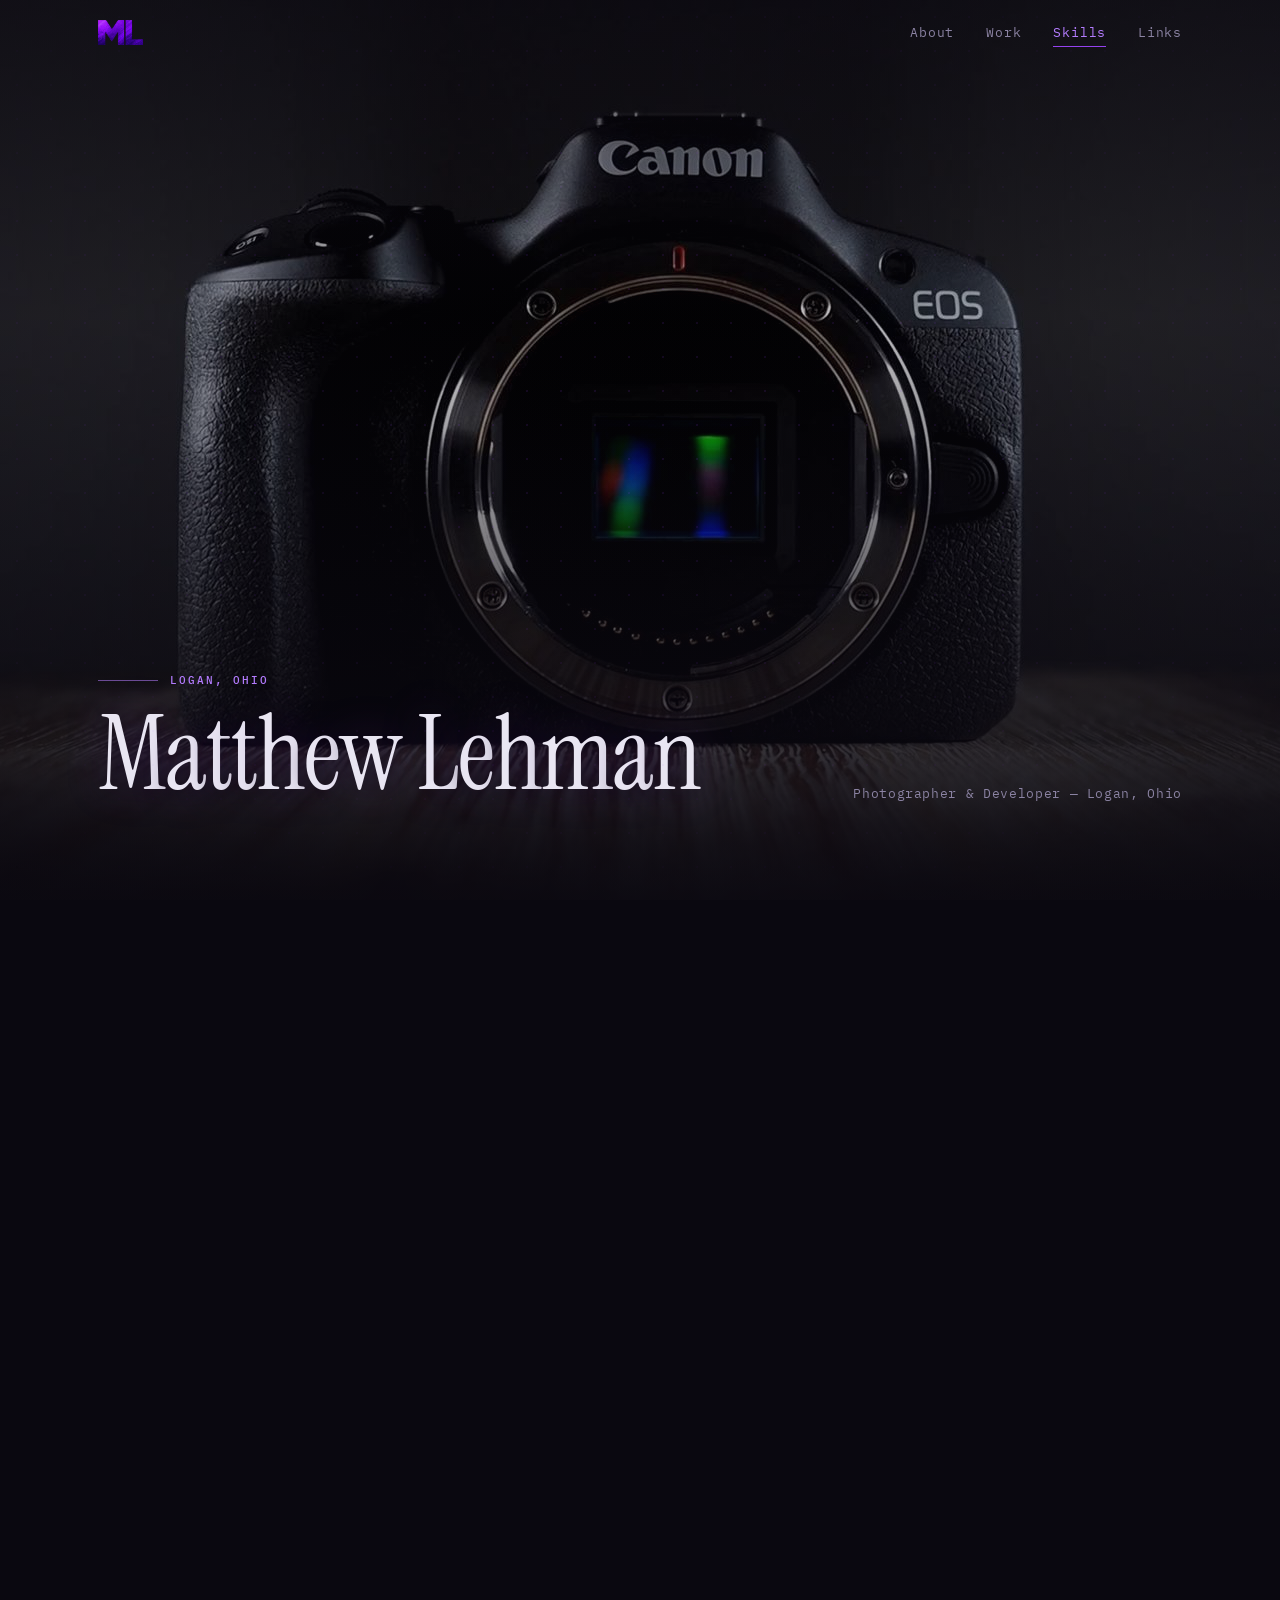
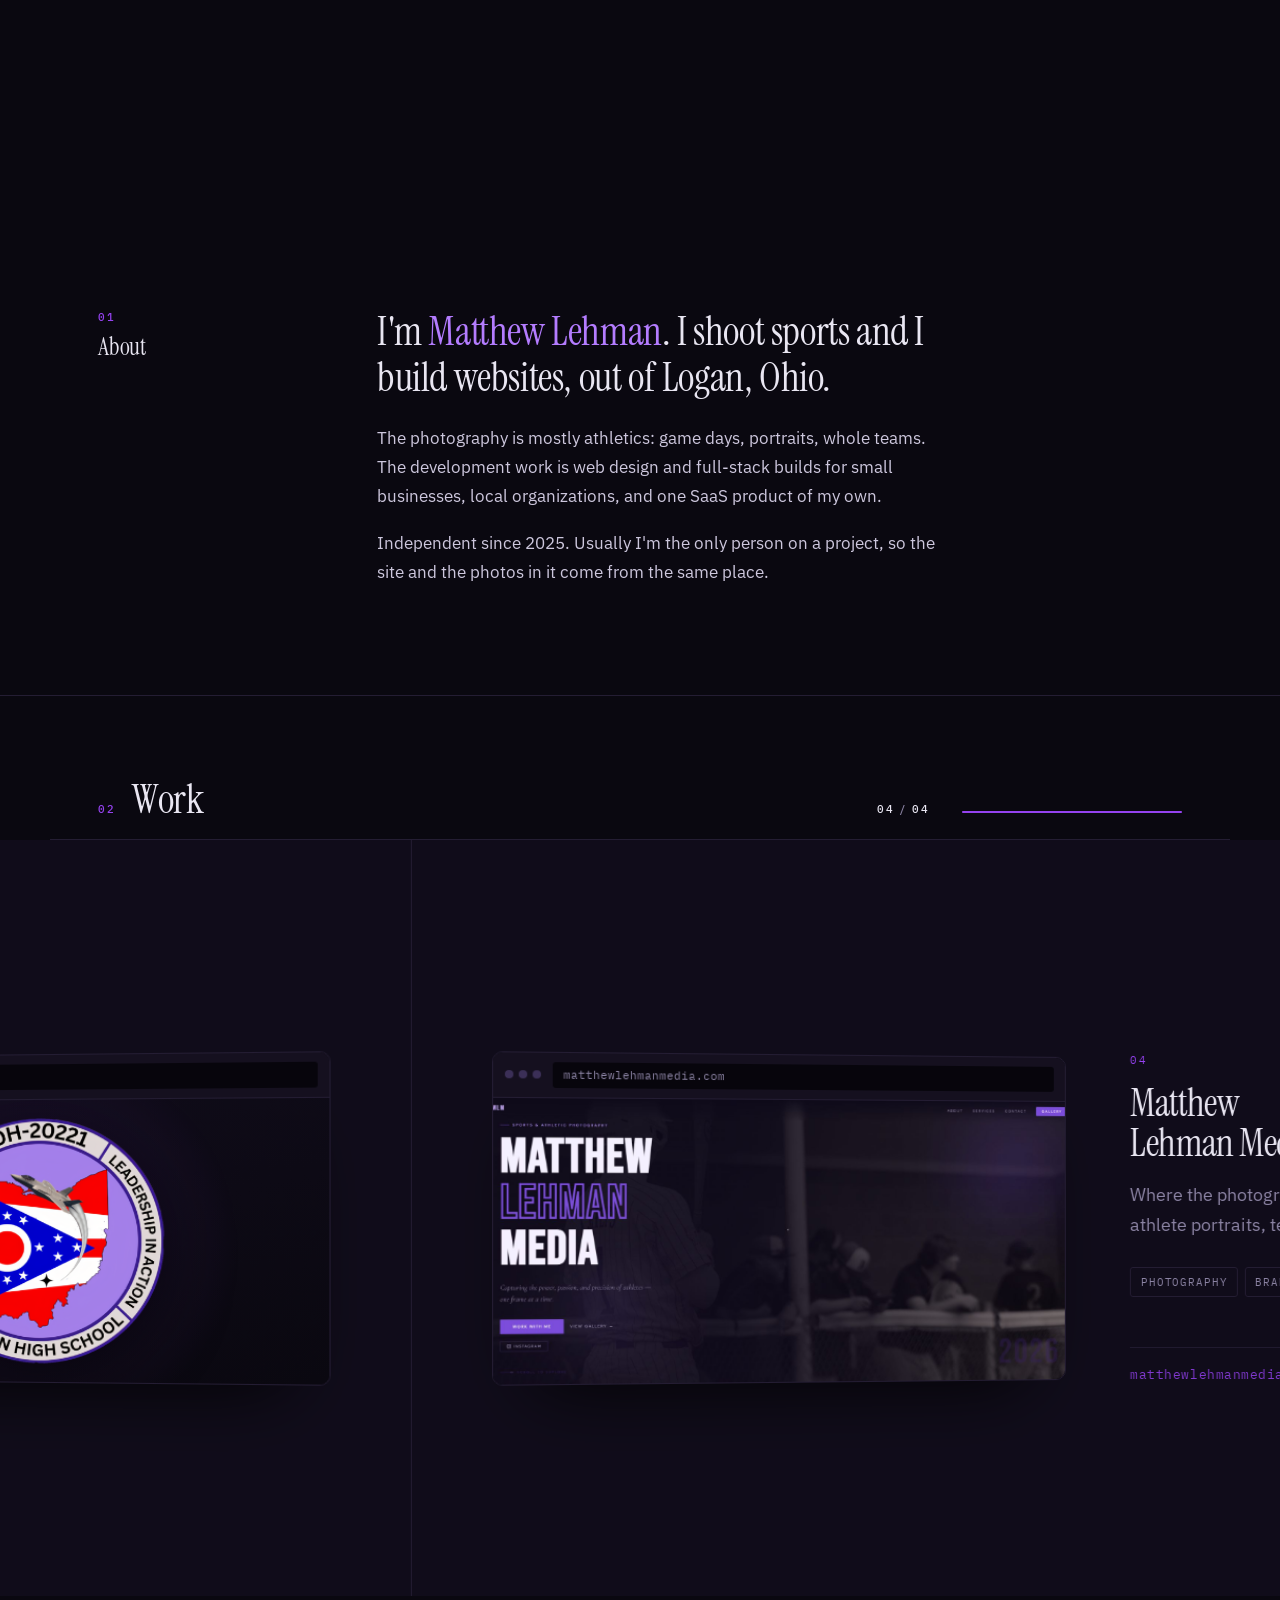
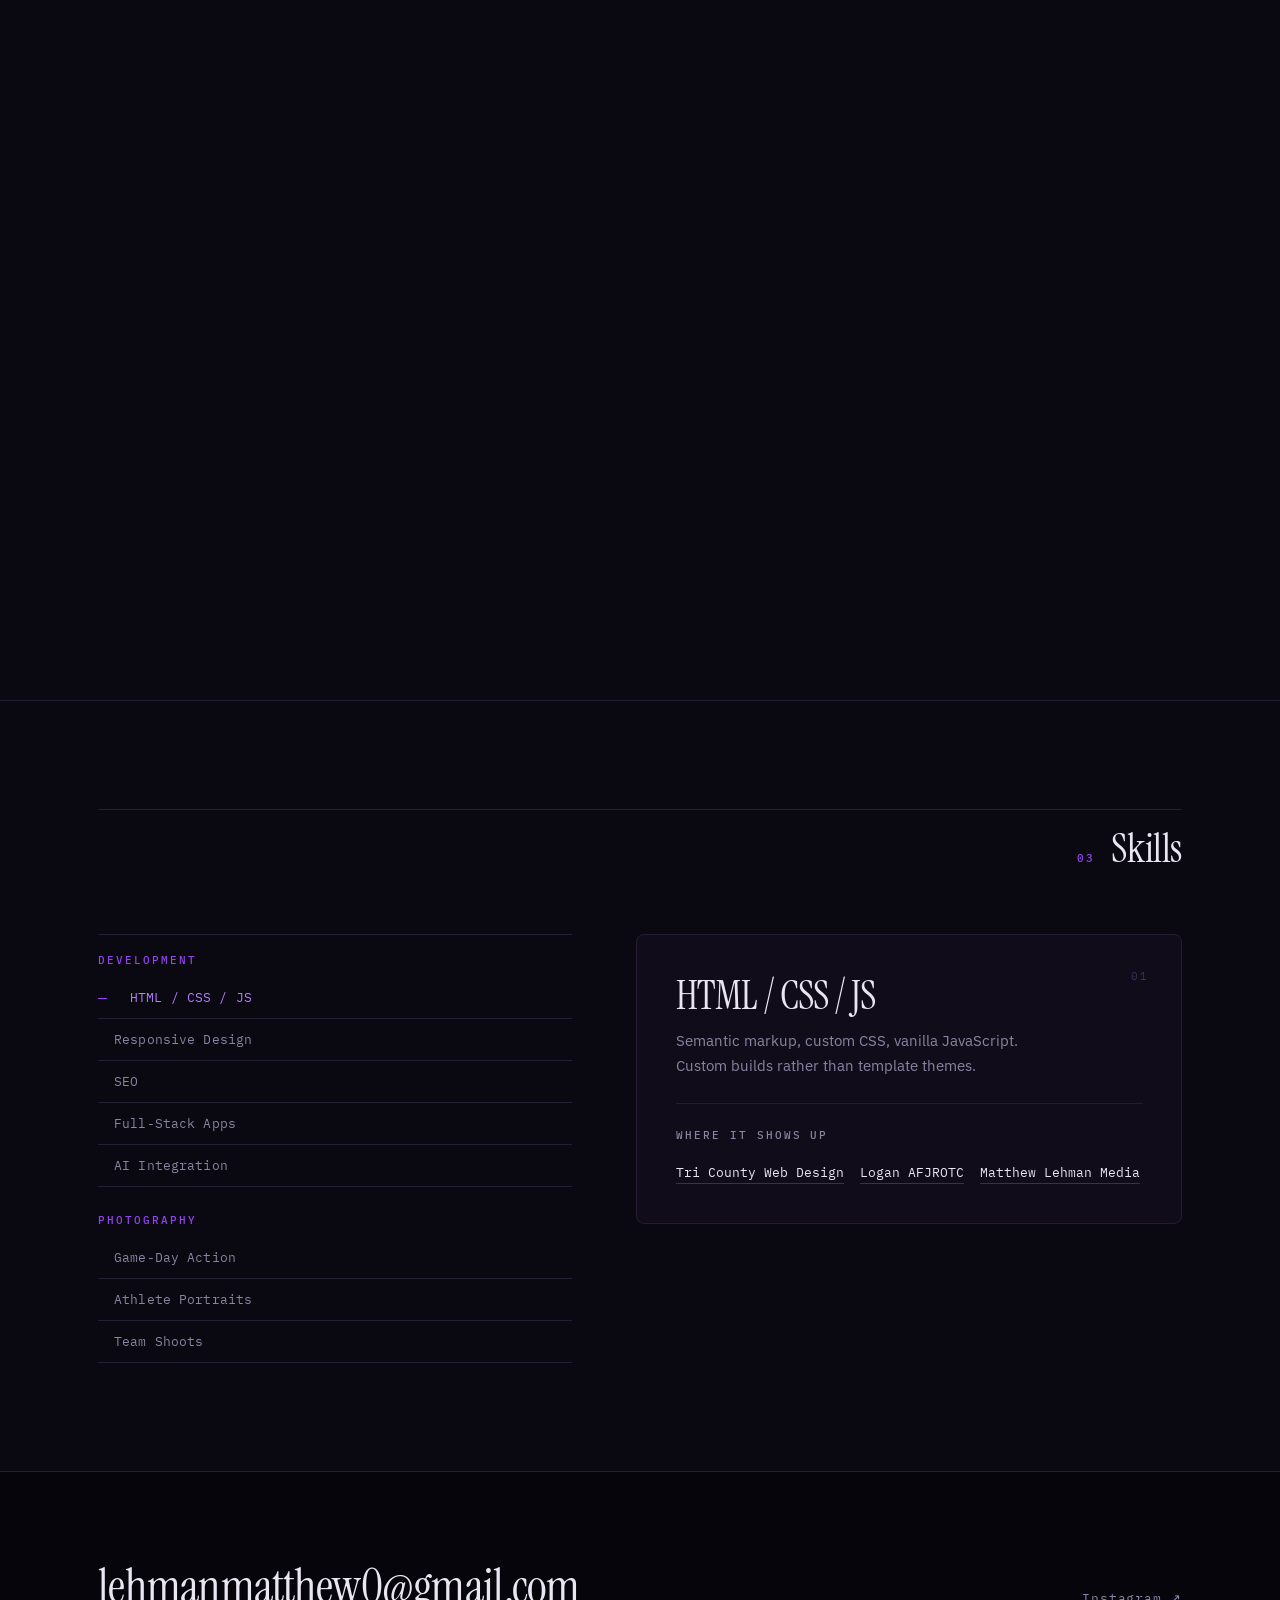
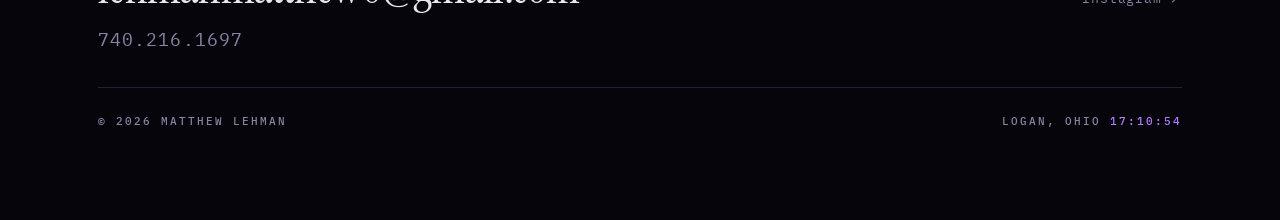
<file: index.html>
<!DOCTYPE html>
<html lang="en">
<head>
<meta charset="utf-8">
<meta name="viewport" content="width=device-width, initial-scale=1, viewport-fit=cover">
<title>Matthew Lehman — Photographer &amp; Developer</title>
<meta name="description" content="Matthew Lehman — sports photographer and developer in Logan, Ohio. Game-day photography, websites, and a SaaS platform for monument companies.">
<meta name="theme-color" content="#0a0810">
<link rel="canonical" href="https://matthewlehman.dev/">

<!-- Open Graph / social preview. Drop an og.jpg (1200x630) next to index.html. -->
<meta property="og:type" content="website">
<meta property="og:title" content="Matthew Lehman — Photographer &amp; Developer">
<meta property="og:description" content="Sports photography and web development out of Logan, Ohio.">
<meta property="og:url" content="https://matthewlehman.dev/">
<meta property="og:image" content="https://matthewlehman.dev/og.jpg">
<meta name="twitter:card" content="summary_large_image">

<!-- Icons. Every PNG here keeps its alpha channel except the Apple
     one — iOS flattens transparency onto a solid colour it picks
     itself, so that file bakes in the site background (#0a0810)
     rather than letting it land on white. -->
<link rel="icon" href="/favicon.ico" sizes="any">
<link rel="icon" type="image/png" sizes="32x32" href="/favicon-32.png">
<link rel="icon" type="image/png" sizes="16x16" href="/favicon-16.png">
<link rel="apple-touch-icon" sizes="180x180" href="/apple-touch-icon.png">
<link rel="manifest" href="/site.webmanifest">

<link rel="stylesheet" href="styles.css">
</head>
<body>

<!-- Subtle dot-grid texture layer, fixed behind everything -->
<div class="texture" aria-hidden="true"></div>

<!-- ============================================================
     NAV
     ============================================================ -->
<header class="nav" id="nav">
  <div class="nav__inner">
    <a class="wordmark" href="#top" aria-label="Matthew Lehman — home">
      <img src="img/ml-logo.png" alt="Matthew Lehman" width="132" height="74">
    </a>

    <nav class="nav__links" aria-label="Primary">
      <a href="#about">About</a>
      <a href="#work">Work</a>
      <a href="#skills">Skills</a>
      <!-- A real page, not an in-page anchor. The smooth-scroll
           handler only intercepts href^="#", so this navigates
           normally, and the scroll-spy simply never marks it active. -->
      <a class="nav__page" href="/links">Links</a>
    </nav>

    <!-- Mobile menu toggle -->
    <button class="nav__toggle" id="navToggle" aria-expanded="false" aria-controls="mobileMenu" aria-label="Open menu">
      <span></span><span></span>
    </button>
  </div>

  <!-- Mobile dropdown menu -->
  <div class="nav__mobile" id="mobileMenu" hidden>
    <a href="#about">About</a>
    <a href="#work">Work</a>
    <a href="#skills">Skills</a>
    <a class="nav__page" href="/links">Links</a>
  </div>
</header>

<!-- ============================================================
     HERO — scroll-scrubbed video
     The .hero-track is tall (see --hero-scroll in styles.css);
     the .hero-stage inside it is sticky at 100vh, so the video
     stays pinned while the page scrolls past it. Scroll progress
     through the track maps 1:1 onto video currentTime.

     herovid.mp4 already sits next to this file. If you swap it for
     new footage, keep the same filename or update the src below.
     ============================================================ -->
<main id="top">
<section class="hero-track" id="heroTrack">
  <div class="hero-stage">

    <video
      class="hero-video"
      id="heroVideo"
      src="herovid.mp4"
      poster="poster.jpg"
      muted
      playsinline
      webkit-playsinline
      preload="auto"
      disablepictureinpicture
      aria-hidden="true"
      tabindex="-1"></video>

    <!-- Vignette + darkening so the headline always stays legible -->
    <div class="hero-scrim" aria-hidden="true"></div>

    <div class="hero-overlay" id="heroOverlay">
      <p class="label hero-label" data-scramble>Logan, Ohio</p>
      <h1 class="hero-title" data-split>Matthew Lehman</h1>
      <p class="hero-tagline">Photographer &amp; Developer — Logan, Ohio</p>
    </div>

  </div>
</section>

<!-- ============================================================
     ABOUT
     ============================================================ -->
<section class="section" id="about">
  <div class="wrap">
    <div class="section__head reveal">
      <span class="label label--num">01</span>
      <h2 class="section__title" data-split>About</h2>
    </div>

    <div class="about">
      <div class="about__lead reveal">
        <p>
          I'm <strong>Matthew Lehman</strong>. I shoot sports and I build
          websites, out of Logan, Ohio.
        </p>
        <p>
          The photography is mostly athletics: game days, portraits, whole
          teams. The development work is web design and full-stack builds for
          small businesses, local organizations, and one SaaS product of my own.
        </p>
        <p>
          Independent since 2025. Usually I'm the only person on a project, so
          the site and the photos in it come from the same place.
        </p>
      </div>
    </div>
  </div>
</section>

<!-- ============================================================
     WORK — horizontal scroll gallery
     Vertical scrolling through the tall #workTrack translates the
     panel row sideways. Same mechanic as the Motion example, done
     with a rAF lerp instead of useScroll/useTransform.

     The track's height is computed in JS from the actual width of
     the panel row, so you can add or remove projects freely — the
     scroll distance retunes itself. No magic numbers to update.

     Each panel fills the window. To add a screenshot, uncomment the
     .panel__thumb block inside it — at this size the image becomes a
     dimmed full-bleed backdrop behind the copy, not a thumbnail, so
     use something wide: 1920x1080 or larger.
     ============================================================ -->
<section class="work" id="work">
  <div class="work-track" id="workTrack">
    <div class="work-sticky">

      <div class="wrap work-head">
        <span class="label label--num">02</span>
        <h2 class="section__title" data-split>Work</h2>
        <!-- Frame counter + horizontal progress, both driven by the
             gallery's scroll position -->
        <span class="work-count label" id="workCount" aria-hidden="true">01<em>/</em>04</span>
        <span class="work-progress" aria-hidden="true"><i id="workBar"></i></span>
      </div>

      <div class="gallery" id="workGallery">

        <!-- ---- Tri County Web Design ---- -->
        <a class="panel" href="https://tricountywebdesign.com" target="_blank" rel="noopener noreferrer">
          <div class="panel__body">

            <div class="panel__copy">
              <span class="panel__index" aria-hidden="true">01</span>
              <h3 class="panel__title">Tri County Web Design</h3>
              <p class="panel__desc">
                The web design practice I run. Mobile-first sites with local SEO
                and scroll animations, for small businesses around Southeastern
                Ohio.
              </p>
              <ul class="tags">
                <li>Web Design</li><li>SEO</li><li>Business</li>
              </ul>
              <span class="panel__link">tricountywebdesign.com <span class="panel__arrow" aria-hidden="true">↗</span></span>
            </div>

            <div class="preview" aria-hidden="true">
              <div class="preview__bar">
                <span class="preview__dots"><i></i><i></i><i></i></span>
                <span class="preview__url">tricountywebdesign.com</span>
              </div>
              <div class="preview__screen">
                <img src="img/tricounty.jpg" alt="" loading="lazy" width="1600" height="766">
              </div>
            </div>

          </div>
        </a>

        <!-- ---- MonuManage ---- -->
        <a class="panel" href="https://monumanage.com" target="_blank" rel="noopener noreferrer">
          <div class="panel__body">

            <div class="panel__copy">
              <span class="panel__index" aria-hidden="true">02</span>
              <h3 class="panel__title">MonuManage</h3>
              <p class="panel__desc">
                A SaaS platform for monument and memorial companies: order
                tracking, proof storage, online family approvals, AI inscription
                checks. The biggest thing I've built.
              </p>
              <ul class="tags">
                <li>SaaS</li><li>Full-Stack</li><li>AI</li>
              </ul>
              <span class="panel__link">monumanage.com <span class="panel__arrow" aria-hidden="true">↗</span></span>
            </div>

            <div class="preview" aria-hidden="true">
              <div class="preview__bar">
                <span class="preview__dots"><i></i><i></i><i></i></span>
                <span class="preview__url">app.monumanage.com</span>
              </div>
              <div class="preview__screen">
                <img src="img/monumanage.jpg" alt="" loading="lazy" width="1600" height="718">
              </div>
            </div>

          </div>
        </a>

        <!-- ---- Logan AFJROTC ---- -->
        <a class="panel" href="https://loganjrotc.org" target="_blank" rel="noopener noreferrer">
          <div class="panel__body">

            <div class="panel__copy">
              <span class="panel__index" aria-hidden="true">03</span>
              <h3 class="panel__title">Logan AFJROTC <span class="panel__sub">OH-20221</span></h3>
              <p class="panel__desc">
                The whole site for my school's Air Force JROTC unit. Announcements,
                calendar, gallery, roster, and a cadet login behind it all.
              </p>
              <ul class="tags">
                <li>Full-Stack</li><li>Auth</li><li>CMS</li>
              </ul>
              <span class="panel__link">loganjrotc.org <span class="panel__arrow" aria-hidden="true">↗</span></span>
            </div>

            <div class="preview" aria-hidden="true">
              <div class="preview__bar">
                <span class="preview__dots"><i></i><i></i><i></i></span>
                <span class="preview__url">loganjrotc.org</span>
              </div>
              <!-- No site screenshot for this one yet, so the unit badge
                   stands in. --badge centres it instead of cropping it to
                   fill. Swap in a real screenshot later by replacing this
                   whole block with the same markup the other panels use. -->
              <div class="preview__screen preview__screen--badge">
                <img src="img/jrotc-badge.png" alt="" loading="lazy" width="450" height="450">
              </div>
            </div>

          </div>
        </a>

        <!-- ---- Matthew Lehman Media ---- -->
        <a class="panel" href="https://matthewlehmanmedia.com" target="_blank" rel="noopener noreferrer">
          <div class="panel__body">

            <div class="panel__copy">
              <span class="panel__index" aria-hidden="true">04</span>
              <h3 class="panel__title">Matthew Lehman Media</h3>
              <p class="panel__desc">
                Where the photography work lives. Game-day action, athlete
                portraits, team shoots.
              </p>
              <ul class="tags">
                <li>Photography</li><li>Branding</li>
              </ul>
              <span class="panel__link">matthewlehmanmedia.com <span class="panel__arrow" aria-hidden="true">↗</span></span>
            </div>

            <div class="preview" aria-hidden="true">
              <div class="preview__bar">
                <span class="preview__dots"><i></i><i></i><i></i></span>
                <span class="preview__url">matthewlehmanmedia.com</span>
              </div>
              <div class="preview__screen">
                <img src="img/mlmedia.jpg" alt="" loading="lazy" width="1600" height="763">
              </div>
            </div>

          </div>
        </a>

      </div>
    </div>
  </div>
</section>

<!-- ============================================================
     SKILLS
     ============================================================ -->
<section class="section" id="skills">
  <div class="wrap">
    <div class="section__head reveal">
      <span class="label label--num">03</span>
      <h2 class="section__title" data-split>Skills</h2>
    </div>

    <!-- Interactive index. Each skill is a real <button> in a tablist:
         hover to browse with a mouse, arrow keys to browse from the
         keyboard, and the panel on the right updates either way.

         To edit: change data-desc for the copy, and data-projects for
         which projects it links to. The project keys map to the
         PROJECTS registry near the top of section 6 in script.js. -->
    <div class="skills reveal">

      <div class="skills__index" role="tablist" aria-label="Skills" aria-orientation="vertical">

        <p class="skills__group label">Development</p>

        <button class="skill" role="tab" id="sk-0" aria-controls="skillDetail" aria-selected="true"
          data-desc="Semantic markup, custom CSS, vanilla JavaScript. Custom builds rather than template themes."
          data-projects="tricounty jrotc mlmedia">HTML / CSS / JS</button>

        <button class="skill" role="tab" id="sk-1" aria-controls="skillDetail" aria-selected="false"
          data-desc="Mobile-first, and checked against real viewport budgets rather than breakpoints picked by guess."
          data-projects="tricounty jrotc mlmedia">Responsive Design</button>

        <button class="skill" role="tab" id="sk-2" aria-controls="skillDetail" aria-selected="false"
          data-desc="Structure, metadata, and the on-page work that decides whether a local business turns up in local results."
          data-projects="tricounty">SEO</button>

        <button class="skill" role="tab" id="sk-3" aria-controls="skillDetail" aria-selected="false"
          data-desc="Auth, databases, admin tooling — the unglamorous half that lives behind a login screen."
          data-projects="monumanage jrotc">Full-Stack Apps</button>

        <button class="skill" role="tab" id="sk-4" aria-controls="skillDetail" aria-selected="false"
          data-desc="Inscription checking in MonuManage: model calls wired into an existing workflow, not bolted on the side."
          data-projects="monumanage">AI Integration</button>

        <p class="skills__group label">Photography</p>

        <button class="skill" role="tab" id="sk-5" aria-controls="skillDetail" aria-selected="false"
          data-desc="Fast shutters under bad light, and reading the play before it develops."
          data-projects="mlmedia">Game-Day Action</button>

        <button class="skill" role="tab" id="sk-6" aria-controls="skillDetail" aria-selected="false"
          data-desc="Posed and lit, built around the athlete rather than the sport."
          data-projects="mlmedia">Athlete Portraits</button>

        <button class="skill" role="tab" id="sk-7" aria-controls="skillDetail" aria-selected="false"
          data-desc="Whole rosters moved through quickly and kept consistent frame to frame."
          data-projects="mlmedia">Team Shoots</button>
      </div>

      <div class="skills__detail" id="skillDetail" role="tabpanel" aria-labelledby="sk-0">
        <span class="skills__num" aria-hidden="true">01</span>
        <h3 class="skills__title"></h3>
        <p class="skills__desc"></p>
        <div class="skills__used">
          <span class="label">Where it shows up</span>
          <ul class="skills__projects"></ul>
        </div>
      </div>

    </div>
  </div>
</section>

</main>

<!-- ============================================================
     FOOTER
     ============================================================ -->
<footer class="footer" id="contact">
  <div class="wrap">

    <!-- The only contact point on the site, so it gets display type
         rather than being buried in small print. -->
    <div class="footer__reach">
      <div class="footer__direct">
        <a class="footer__email" href="mailto:lehmanmatthew0@gmail.com">lehmanmatthew0@gmail.com</a>
        <!-- tel: uses E.164 (+1…) so it dials correctly from any
             device; the visible text stays in readable US format. -->
        <a class="footer__phone" href="tel:+17402161697">740.216.1697</a>
      </div>
      <a class="footer__social" href="https://instagram.com/mlmedia_28" target="_blank" rel="noopener noreferrer">
        Instagram <span aria-hidden="true">↗</span>
      </a>
    </div>

    <div class="footer__meta">
      <span class="label">© <span id="year">2026</span> Matthew Lehman</span>
      <!-- Live local time. Small, human, and true — beats a tagline. -->
      <span class="label footer__local">
        Logan, Ohio <span class="footer__clock" id="clock">--:--:--</span>
      </span>
    </div>
  </div>
</footer>

<script src="script.js"></script>
</body>
</html>
</file>
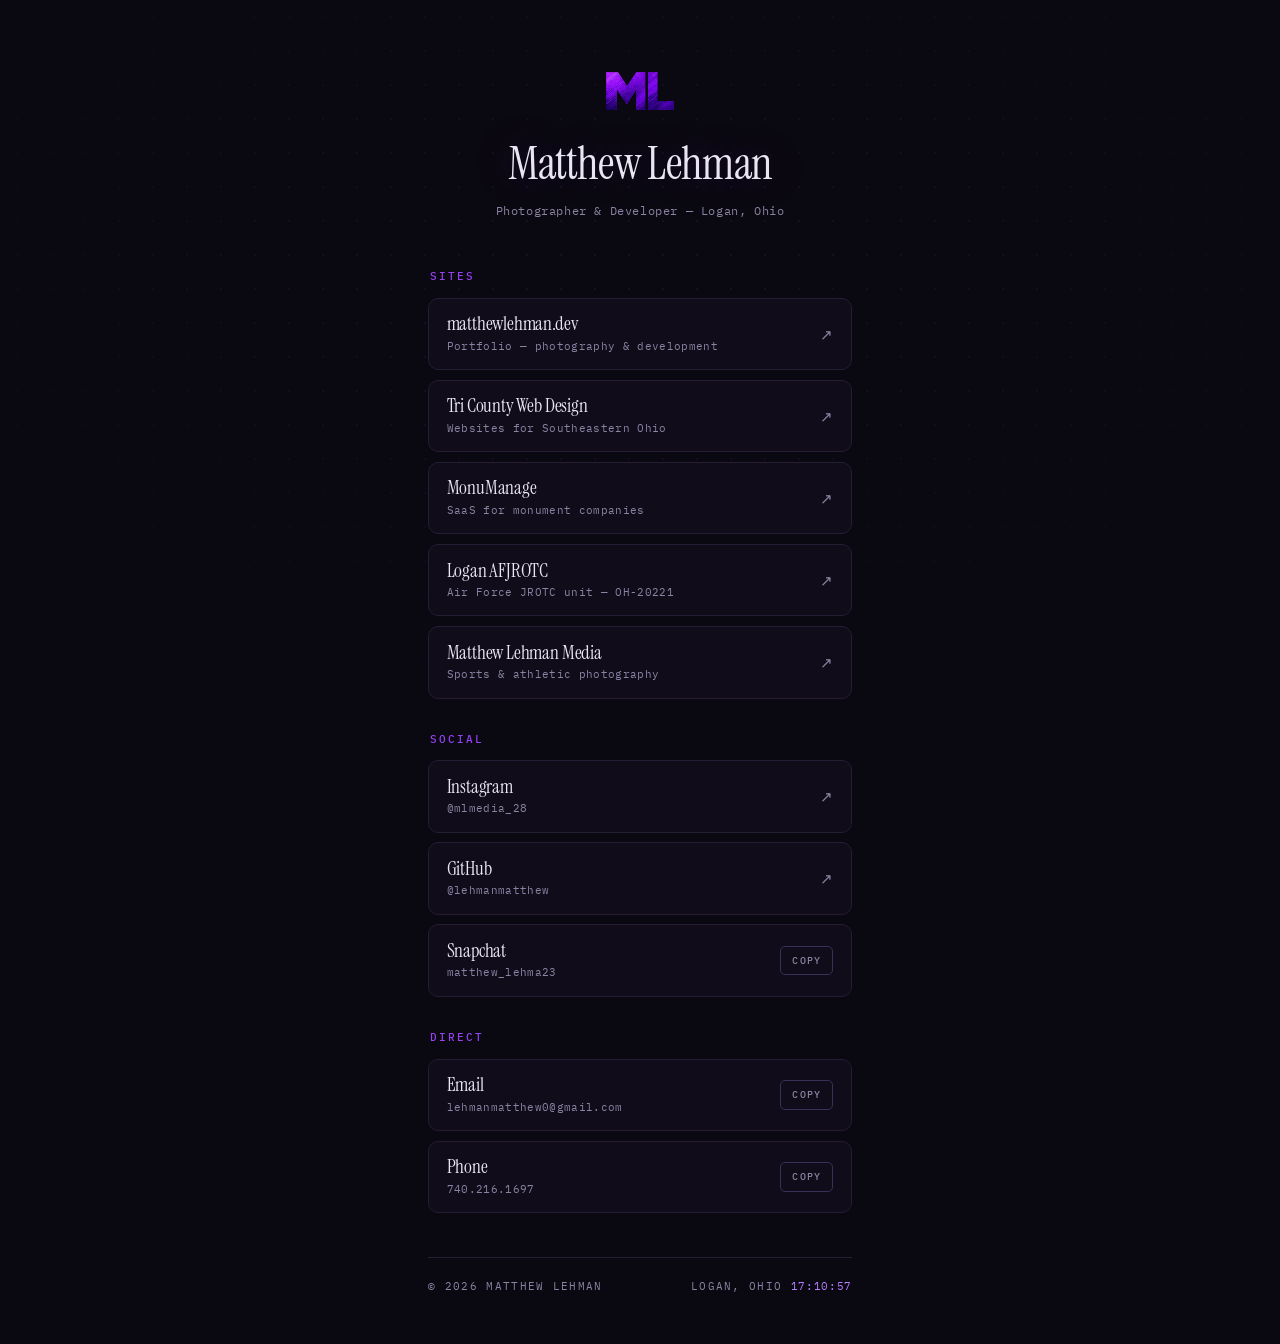
<file: links.html>
<!DOCTYPE html>
<html lang="en">
<head>
<meta charset="utf-8">
<meta name="viewport" content="width=device-width, initial-scale=1, viewport-fit=cover">
<title>Matthew Lehman — Links</title>
<meta name="description" content="Every link for Matthew Lehman — photographer and developer in Logan, Ohio. Sites, social, and direct contact in one place.">
<meta name="theme-color" content="#0a0810">
<link rel="canonical" href="https://matthewlehman.dev/links">

<meta property="og:type" content="website">
<meta property="og:title" content="Matthew Lehman — Links">
<meta property="og:description" content="Sites, social, and direct contact in one place.">
<meta property="og:url" content="https://matthewlehman.dev/links">
<meta property="og:image" content="https://matthewlehman.dev/og.jpg">
<meta name="twitter:card" content="summary_large_image">

<link rel="icon" href="/favicon.ico" sizes="any">
<link rel="icon" type="image/png" sizes="32x32" href="/favicon-32.png">
<link rel="apple-touch-icon" sizes="180x180" href="/apple-touch-icon.png">
<link rel="manifest" href="/site.webmanifest">

<!-- Preload the two faces this page actually uses, so the name and
     labels don't flash in a fallback on a cold cellular load. -->
<link rel="preload" href="/fonts/instrumentserif-400.woff2" as="font" type="font/woff2" crossorigin>
<link rel="preload" href="/fonts/ibmplexmono-400.woff2" as="font" type="font/woff2" crossorigin>

<link rel="stylesheet" href="links.css">
</head>
<body>

<div class="texture" aria-hidden="true"></div>

<main class="page">

  <!-- ---- header ---- -->
  <header class="head">
    <a class="head__logo" href="/" aria-label="Matthew Lehman — home">
      <img src="img/ml-logo.png" alt="" width="132" height="74">
    </a>
    <h1 class="head__name">Matthew Lehman</h1>
    <p class="head__tag">Photographer &amp; Developer — Logan, Ohio</p>
  </header>

  <!-- ============================================================
       LINKS
       To add one: copy a <li>, set the href, the title and the hint.
       --i is only the stagger index for the entrance animation —
       renumber or leave it, nothing breaks either way.
       ============================================================ -->

  <h2 class="group">Sites</h2>
  <ul class="links">
    <li style="--i:0">
      <a class="link" href="https://matthewlehman.dev/">
        <span class="link__text">
          <span class="link__title">matthewlehman.dev</span>
          <span class="link__hint">Portfolio — photography &amp; development</span>
        </span>
        <span class="link__go" aria-hidden="true">↗</span>
      </a>
    </li>
    <li style="--i:1">
      <a class="link" href="https://tricountywebdesign.com/">
        <span class="link__text">
          <span class="link__title">Tri County Web Design</span>
          <span class="link__hint">Websites for Southeastern Ohio</span>
        </span>
        <span class="link__go" aria-hidden="true">↗</span>
      </a>
    </li>
    <li style="--i:2">
      <a class="link" href="https://monumanage.com/">
        <span class="link__text">
          <span class="link__title">MonuManage</span>
          <span class="link__hint">SaaS for monument companies</span>
        </span>
        <span class="link__go" aria-hidden="true">↗</span>
      </a>
    </li>
    <li style="--i:3">
      <a class="link" href="https://loganjrotc.org/">
        <span class="link__text">
          <span class="link__title">Logan AFJROTC</span>
          <span class="link__hint">Air Force JROTC unit — OH-20221</span>
        </span>
        <span class="link__go" aria-hidden="true">↗</span>
      </a>
    </li>
    <li style="--i:4">
      <a class="link" href="https://www.matthewlehmanmedia.com/">
        <span class="link__text">
          <span class="link__title">Matthew Lehman Media</span>
          <span class="link__hint">Sports &amp; athletic photography</span>
        </span>
        <span class="link__go" aria-hidden="true">↗</span>
      </a>
    </li>
  </ul>

  <h2 class="group">Social</h2>
  <ul class="links">
    <li style="--i:5">
      <a class="link" href="https://www.instagram.com/mlmedia_28">
        <span class="link__text">
          <span class="link__title">Instagram</span>
          <span class="link__hint">@mlmedia_28</span>
        </span>
        <span class="link__go" aria-hidden="true">↗</span>
      </a>
    </li>
    <li style="--i:6">
      <a class="link" href="https://github.com/lehmanmatthew">
        <span class="link__text">
          <span class="link__title">GitHub</span>
          <span class="link__hint">@lehmanmatthew</span>
        </span>
        <span class="link__go" aria-hidden="true">↗</span>
      </a>
    </li>
    <li style="--i:7">
      <a class="link" href="https://www.snapchat.com/add/matthew_lehma23">
        <span class="link__text">
          <span class="link__title">Snapchat</span>
          <span class="link__hint">matthew_lehma23</span>
        </span>
        <!-- Snapchat's web link only works well on mobile, so the
             username is copyable for everyone else. -->
        <button class="copy" type="button" data-copy="matthew_lehma23" aria-label="Copy Snapchat username">Copy</button>
      </a>
    </li>
  </ul>

  <h2 class="group">Direct</h2>
  <ul class="links">
    <li style="--i:8">
      <a class="link" href="mailto:lehmanmatthew0@gmail.com">
        <span class="link__text">
          <span class="link__title">Email</span>
          <span class="link__hint">lehmanmatthew0@gmail.com</span>
        </span>
        <button class="copy" type="button" data-copy="lehmanmatthew0@gmail.com" aria-label="Copy email address">Copy</button>
      </a>
    </li>
    <li style="--i:9">
      <!-- E.164 in the href so it dials from anywhere; readable text on screen -->
      <a class="link" href="tel:+17402161697">
        <span class="link__text">
          <span class="link__title">Phone</span>
          <span class="link__hint">740.216.1697</span>
        </span>
        <button class="copy" type="button" data-copy="7402161697" aria-label="Copy phone number">Copy</button>
      </a>
    </li>
  </ul>

  <footer class="foot">
    <span>© <span id="year">2026</span> Matthew Lehman</span>
    <span>Logan, Ohio <span class="foot__clock" id="clock">--:--:--</span></span>
  </footer>

</main>

<script>
(function () {
  'use strict';

  document.getElementById('year').textContent = new Date().getFullYear();

  /* Local time in Logan, pinned to the zone rather than the
     visitor's clock — same as the main site. */
  var clock = document.getElementById('clock');
  try {
    var fmt = new Intl.DateTimeFormat('en-GB', {
      timeZone: 'America/New_York',
      hour: '2-digit', minute: '2-digit', second: '2-digit', hour12: false
    });
    var tick = function () { clock.textContent = fmt.format(new Date()); };
    tick();
    setInterval(tick, 1000);
  } catch (e) { clock.remove(); }

  /* Copy buttons. They sit inside the <a>, so the click has to be
     stopped from also following the link. */
  Array.prototype.forEach.call(document.querySelectorAll('.copy'), function (btn) {
    btn.addEventListener('click', function (e) {
      e.preventDefault();
      e.stopPropagation();

      var text = btn.dataset.copy;
      var done = function () {
        var old = btn.textContent;
        btn.textContent = 'Copied';
        btn.classList.add('is-done');
        setTimeout(function () {
          btn.textContent = old;
          btn.classList.remove('is-done');
        }, 1400);
      };

      if (navigator.clipboard && navigator.clipboard.writeText) {
        navigator.clipboard.writeText(text).then(done).catch(fallback);
      } else {
        fallback();
      }

      /* execCommand path for browsers without the async clipboard
         API, or when the page isn't a secure context. */
      function fallback() {
        var ta = document.createElement('textarea');
        ta.value = text;
        ta.setAttribute('readonly', '');
        ta.style.cssText = 'position:absolute;left:-9999px';
        document.body.appendChild(ta);
        ta.select();
        try { document.execCommand('copy'); done(); } catch (err) {}
        document.body.removeChild(ta);
      }
    });
  });
})();
</script>
</body>
</html>
</file>
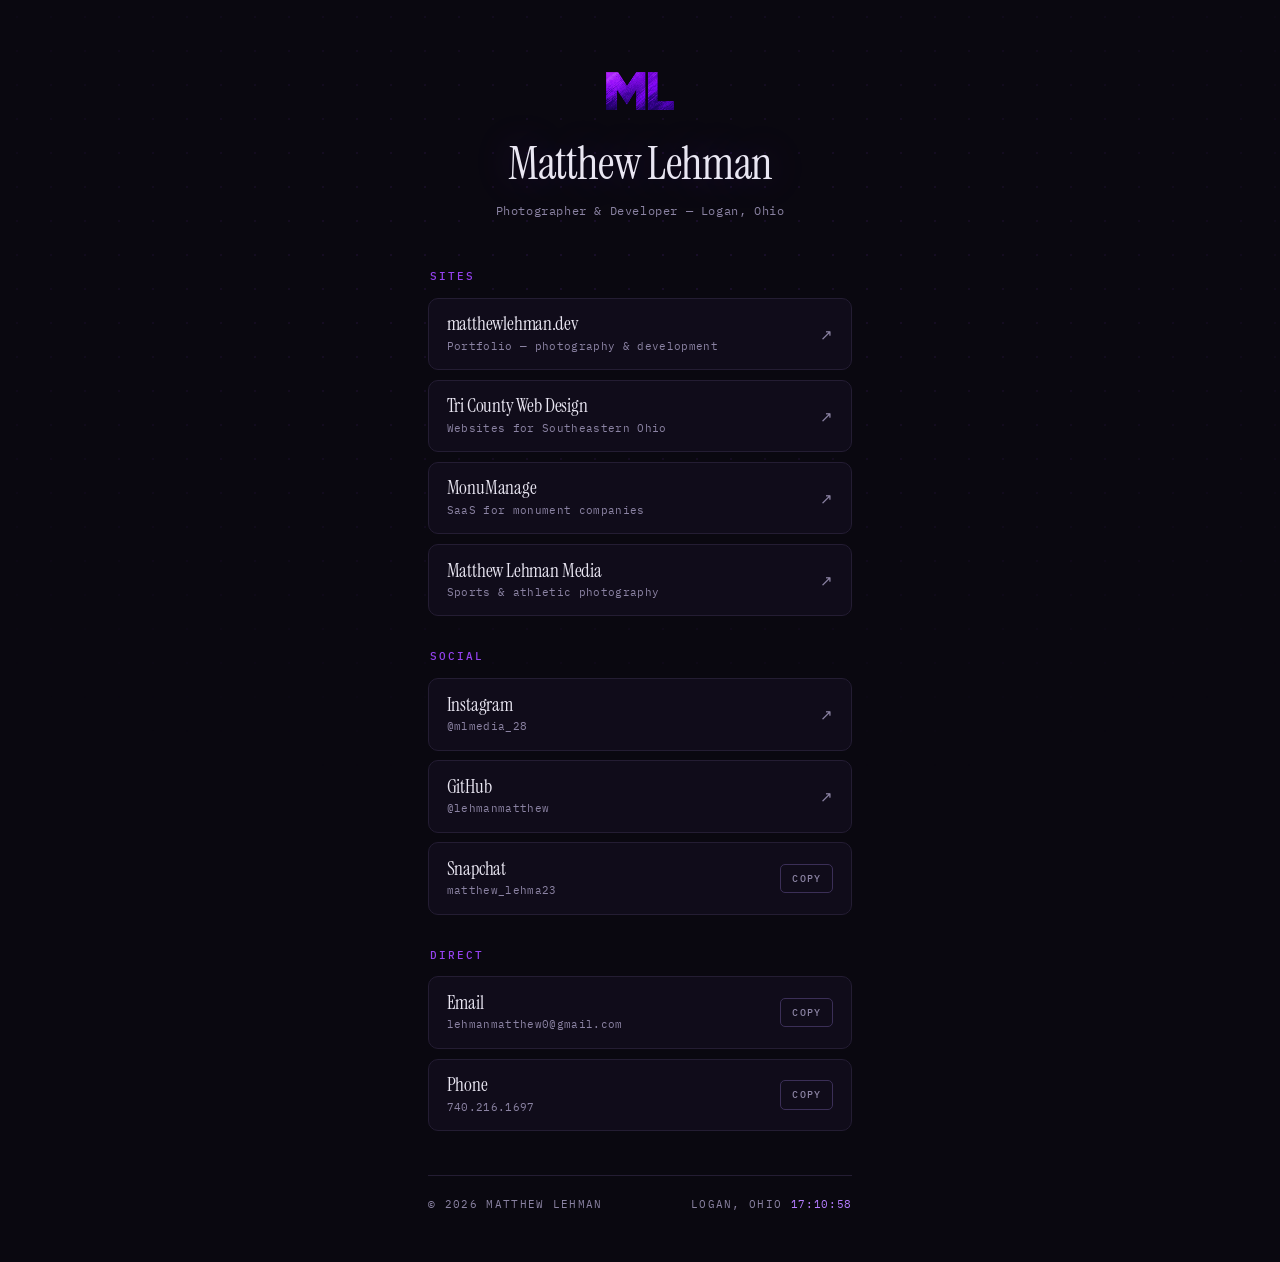
<file: matthewlehman.dev/links.html>
<!DOCTYPE html>
<html lang="en">
<head>
<meta charset="utf-8">
<meta name="viewport" content="width=device-width, initial-scale=1, viewport-fit=cover">
<title>Matthew Lehman — Links</title>
<meta name="description" content="Every link for Matthew Lehman — photographer and developer in Logan, Ohio. Sites, social, and direct contact in one place.">
<meta name="theme-color" content="#0a0810">
<link rel="canonical" href="https://matthewlehman.dev/links">

<meta property="og:type" content="website">
<meta property="og:title" content="Matthew Lehman — Links">
<meta property="og:description" content="Sites, social, and direct contact in one place.">
<meta property="og:url" content="https://matthewlehman.dev/links">
<meta property="og:image" content="https://matthewlehman.dev/og.jpg">
<meta name="twitter:card" content="summary_large_image">

<link rel="icon" href="/favicon.ico" sizes="any">
<link rel="icon" type="image/png" sizes="32x32" href="/favicon-32.png">
<link rel="apple-touch-icon" sizes="180x180" href="/apple-touch-icon.png">
<link rel="manifest" href="/site.webmanifest">

<!-- Preload the two faces this page actually uses, so the name and
     labels don't flash in a fallback on a cold cellular load. -->
<link rel="preload" href="/fonts/instrumentserif-400.woff2" as="font" type="font/woff2" crossorigin>
<link rel="preload" href="/fonts/ibmplexmono-400.woff2" as="font" type="font/woff2" crossorigin>

<link rel="stylesheet" href="links.css">
</head>
<body>

<div class="texture" aria-hidden="true"></div>

<main class="page">

  <!-- ---- header ---- -->
  <header class="head">
    <a class="head__logo" href="/" aria-label="Matthew Lehman — home">
      <img src="img/ml-logo.png" alt="" width="132" height="74">
    </a>
    <h1 class="head__name">Matthew Lehman</h1>
    <p class="head__tag">Photographer &amp; Developer — Logan, Ohio</p>
  </header>

  <!-- ============================================================
       LINKS
       To add one: copy a <li>, set the href, the title and the hint.
       --i is only the stagger index for the entrance animation —
       renumber or leave it, nothing breaks either way.
       ============================================================ -->

  <h2 class="group">Sites</h2>
  <ul class="links">
    <li style="--i:0">
      <a class="link" href="https://matthewlehman.dev/">
        <span class="link__text">
          <span class="link__title">matthewlehman.dev</span>
          <span class="link__hint">Portfolio — photography &amp; development</span>
        </span>
        <span class="link__go" aria-hidden="true">↗</span>
      </a>
    </li>
    <li style="--i:1">
      <a class="link" href="https://tricountywebdesign.com/">
        <span class="link__text">
          <span class="link__title">Tri County Web Design</span>
          <span class="link__hint">Websites for Southeastern Ohio</span>
        </span>
        <span class="link__go" aria-hidden="true">↗</span>
      </a>
    </li>
    <li style="--i:2">
      <a class="link" href="https://monumanage.com/">
        <span class="link__text">
          <span class="link__title">MonuManage</span>
          <span class="link__hint">SaaS for monument companies</span>
        </span>
        <span class="link__go" aria-hidden="true">↗</span>
      </a>
    </li>
    <li style="--i:3">
      <a class="link" href="https://www.matthewlehmanmedia.com/">
        <span class="link__text">
          <span class="link__title">Matthew Lehman Media</span>
          <span class="link__hint">Sports &amp; athletic photography</span>
        </span>
        <span class="link__go" aria-hidden="true">↗</span>
      </a>
    </li>
  </ul>

  <h2 class="group">Social</h2>
  <ul class="links">
    <li style="--i:4">
      <a class="link" href="https://www.instagram.com/mlmedia_28">
        <span class="link__text">
          <span class="link__title">Instagram</span>
          <span class="link__hint">@mlmedia_28</span>
        </span>
        <span class="link__go" aria-hidden="true">↗</span>
      </a>
    </li>
    <li style="--i:5">
      <a class="link" href="https://github.com/lehmanmatthew">
        <span class="link__text">
          <span class="link__title">GitHub</span>
          <span class="link__hint">@lehmanmatthew</span>
        </span>
        <span class="link__go" aria-hidden="true">↗</span>
      </a>
    </li>
    <li style="--i:6">
      <a class="link" href="https://www.snapchat.com/add/matthew_lehma23">
        <span class="link__text">
          <span class="link__title">Snapchat</span>
          <span class="link__hint">matthew_lehma23</span>
        </span>
        <!-- Snapchat's web link only works well on mobile, so the
             username is copyable for everyone else. -->
        <button class="copy" type="button" data-copy="matthew_lehma23" aria-label="Copy Snapchat username">Copy</button>
      </a>
    </li>
  </ul>

  <h2 class="group">Direct</h2>
  <ul class="links">
    <li style="--i:7">
      <a class="link" href="mailto:lehmanmatthew0@gmail.com">
        <span class="link__text">
          <span class="link__title">Email</span>
          <span class="link__hint">lehmanmatthew0@gmail.com</span>
        </span>
        <button class="copy" type="button" data-copy="lehmanmatthew0@gmail.com" aria-label="Copy email address">Copy</button>
      </a>
    </li>
    <li style="--i:8">
      <!-- E.164 in the href so it dials from anywhere; readable text on screen -->
      <a class="link" href="tel:+17402161697">
        <span class="link__text">
          <span class="link__title">Phone</span>
          <span class="link__hint">740.216.1697</span>
        </span>
        <button class="copy" type="button" data-copy="7402161697" aria-label="Copy phone number">Copy</button>
      </a>
    </li>
  </ul>

  <footer class="foot">
    <span>© <span id="year">2026</span> Matthew Lehman</span>
    <span>Logan, Ohio <span class="foot__clock" id="clock">--:--:--</span></span>
  </footer>

</main>

<script>
(function () {
  'use strict';

  document.getElementById('year').textContent = new Date().getFullYear();

  /* Local time in Logan, pinned to the zone rather than the
     visitor's clock — same as the main site. */
  var clock = document.getElementById('clock');
  try {
    var fmt = new Intl.DateTimeFormat('en-GB', {
      timeZone: 'America/New_York',
      hour: '2-digit', minute: '2-digit', second: '2-digit', hour12: false
    });
    var tick = function () { clock.textContent = fmt.format(new Date()); };
    tick();
    setInterval(tick, 1000);
  } catch (e) { clock.remove(); }

  /* Copy buttons. They sit inside the <a>, so the click has to be
     stopped from also following the link. */
  Array.prototype.forEach.call(document.querySelectorAll('.copy'), function (btn) {
    btn.addEventListener('click', function (e) {
      e.preventDefault();
      e.stopPropagation();

      var text = btn.dataset.copy;
      var done = function () {
        var old = btn.textContent;
        btn.textContent = 'Copied';
        btn.classList.add('is-done');
        setTimeout(function () {
          btn.textContent = old;
          btn.classList.remove('is-done');
        }, 1400);
      };

      if (navigator.clipboard && navigator.clipboard.writeText) {
        navigator.clipboard.writeText(text).then(done).catch(fallback);
      } else {
        fallback();
      }

      /* execCommand path for browsers without the async clipboard
         API, or when the page isn't a secure context. */
      function fallback() {
        var ta = document.createElement('textarea');
        ta.value = text;
        ta.setAttribute('readonly', '');
        ta.style.cssText = 'position:absolute;left:-9999px';
        document.body.appendChild(ta);
        ta.select();
        try { document.execCommand('copy'); done(); } catch (err) {}
        document.body.removeChild(ta);
      }
    });
  });
})();
</script>
</body>
</html>
</file>
<file: styles.css>
/* ============================================================
   matthewlehman.dev
   Plain CSS. No build step. Edit the tokens below to retune.
   ============================================================ */

/* ---------- 0. TYPEFACES ------------------------------------
   Self-hosted, latin subset only, 160 KB total across six files.
   No Google Fonts request — one less third party, and no
   render-blocking round trip to another origin.
   ------------------------------------------------------------ */
@font-face {
  font-family: 'Instrument Serif';
  font-style: normal; font-weight: 400; font-display: swap;
  src: url('fonts/instrumentserif-400.woff2') format('woff2');
}
/* Instrument Serif italic isn't loaded — nothing on the page is
   set in italic. If you add an <em>, re-add the face and drop
   instrumentserif-400-italic.woff2 back into /fonts. */
@font-face {
  font-family: 'IBM Plex Sans';
  font-style: normal; font-weight: 400; font-display: swap;
  src: url('fonts/ibmplexsans-400.woff2') format('woff2');
}
/* Plex Sans 500 is deliberately absent — nothing on the page uses
   it, so shipping it would be 45 KB of dead weight. */
@font-face {
  font-family: 'IBM Plex Mono';
  font-style: normal; font-weight: 400; font-display: swap;
  src: url('fonts/ibmplexmono-400.woff2') format('woff2');
}
@font-face {
  font-family: 'IBM Plex Mono';
  font-style: normal; font-weight: 500; font-display: swap;
  src: url('fonts/ibmplexmono-500.woff2') format('woff2');
}

/* ---------- 1. TOKENS ---------------------------------------
   Retune the whole site's purple from right here.
   ------------------------------------------------------------ */
:root {
  /* Core palette
     NOTE ON THE PURPLE: the obvious picks here would be #8b5cf6 and
     #a855f7 — but those are literally Tailwind's violet-500 and
     purple-500, the framework defaults every AI site builder ships
     with. Using them verbatim is the single loudest "generated by
     a bot" signal a site can send. These sit deliberately between
     the two: more saturated, pushed toward magenta, off the default
     swatch. Same family, not the same token. */
  --bg:            #0a0810;   /* near-black, cool purple tint */
  --bg-raise:      #100c1a;   /* panels / raised surfaces */
  --bg-sink:       #07050c;   /* footer / recessed areas */
  --accent:        #9542f0;   /* primary purple */
  --accent-light:  #b47cff;   /* lilac, for hovers */
  --accent-deep:   #6a1fb5;   /* pressed / deep states */
  --border:        #241d33;   /* hairline, muted purple-gray */
  --border-lit:    #3b2f57;   /* hairline on hover/focus */
  --text:          #e9e6f2;
  --muted:         #8b83a3;

  /* Keep in sync with --accent. Lets us fade the accent cheaply. */
  --accent-rgb:    149, 66, 240;

  /* Type — a deliberate pairing, not a fallback stack.
     Instrument Serif: high-contrast editorial serif. Carries the
       photography half of the site and gives display type a voice
       a system grotesque can't.
     IBM Plex Sans / Mono: one superfamily, drawn for engineering
       documentation. Carries the developer half — Plex Mono takes
       every label, URL and nav item, Plex Sans takes body copy.
     The two faces map onto the two disciplines the site is about.
     That's the reason for the pairing, not decoration. */
  --font-display: 'Instrument Serif', 'Iowan Old Style', Georgia, serif;
  --font-sans:    'IBM Plex Sans', -apple-system, BlinkMacSystemFont,
                  'Segoe UI', Roboto, sans-serif;
  --font-mono:    'IBM Plex Mono', ui-monospace, 'Cascadia Mono',
                  Consolas, monospace;

  /* Type scale — ~1.25 ratio, fluid at the top end */
  --t-xs:   .6875rem;
  --t-sm:   .8125rem;
  --t-base: .9375rem;
  --t-md:   1.0625rem;
  --t-lg:   clamp(1.25rem, 2vw, 1.5rem);
  --t-xl:   clamp(1.75rem, 3.2vw, 2.5rem);
  --t-2xl:  clamp(2.25rem, 5.5vw, 4rem);
  --t-3xl:  clamp(2.75rem, 10vw, 8rem);

  /* Spacing scale — margins and padding come from here so the
     vertical rhythm stays consistent between sections. */
  --s-1: .25rem;  --s-2: .5rem;   --s-3: .75rem;  --s-4: 1rem;
  --s-5: 1.5rem;  --s-6: 2rem;    --s-7: 3rem;    --s-8: 4rem;
  --s-9: 6rem;    --s-10: 8rem;

  /* Layout */
  --wrap:      1180px;
  --gutter:    clamp(1.25rem, 5vw, 3rem);
  --section-y: clamp(5rem, 12vh, 9rem);

  /* Motion */
  --ease:  cubic-bezier(.22, 1, .36, 1);
  --fast:  .2s;
  --slow:  .6s;

  /* HERO SCROLL LENGTH ---------------------------------------
     Total height of the scroll track. The video is scrubbed
     across (this value - 100vh) of scrolling.
       150vh = very quick, hero is gone almost immediately
       200vh = current — snappy, one screen of scrubbing
       300vh = slower
       500vh = long cinematic fall
     ---------------------------------------------------------- */
  --hero-scroll: 200vh;
}

/* ---------- 2. RESET ---------------------------------------- */
*, *::before, *::after { box-sizing: border-box; }

html {
  scroll-behavior: smooth;
  /* Anchors land below the fixed nav */
  scroll-padding-top: 5rem;
  -webkit-text-size-adjust: 100%;
}

body {
  margin: 0;
  background: var(--bg);
  color: var(--text);
  font-family: var(--font-sans);
  font-size: 1rem;
  line-height: 1.65;
  -webkit-font-smoothing: antialiased;
  overflow-x: hidden;
}

h1, h2, h3 {
  margin: 0;
  line-height: 1.1;
  font-weight: 400;
  letter-spacing: -0.02em;
  /* Evens out ragged line breaks in headings */
  text-wrap: balance;
}
p {
  margin: 0 0 1.1em;
  /* Stops single-word orphans on the last line */
  text-wrap: pretty;
}
p:last-child { margin-bottom: 0; }
ul { margin: 0; padding: 0; list-style: none; }
img, video { display: block; max-width: 100%; }
a { color: var(--accent-light); text-decoration: none; }

::selection { background: rgba(var(--accent-rgb), .35); color: #fff; }

:focus-visible {
  outline: 2px solid var(--accent);
  outline-offset: 3px;
  border-radius: 2px;
}

/* ---------- 3. SHARED PIECES -------------------------------- */
.wrap {
  width: 100%;
  max-width: var(--wrap);
  margin-inline: auto;
  padding-inline: var(--gutter);
}

/* Crisp small-caps label — used all over */
.label {
  font-family: var(--font-mono);
  font-size: var(--t-xs);
  letter-spacing: .18em;
  text-transform: uppercase;
  color: var(--muted);
  font-weight: 500;
}
.label--num { color: var(--accent); }

/* Fixed dot-grid texture.
   Sits ABOVE the opaque section backgrounds (which have to be opaque
   so they can cover the sticky hero video) but below the nav, so the
   grid reads as one continuous overlay across the whole page.
   Turn it down or off with `opacity` here. */
.texture {
  position: fixed;
  inset: 0;
  z-index: 5;
  pointer-events: none;
  background-image: radial-gradient(rgba(var(--accent-rgb), .22) 1px, transparent 1px);
  background-size: 34px 34px;
  /* Fade the grid out toward the edges so it reads as texture, not wallpaper */
  -webkit-mask-image: radial-gradient(ellipse 85% 65% at 50% 45%, #000 10%, transparent 100%);
          mask-image: radial-gradient(ellipse 85% 65% at 50% 45%, #000 10%, transparent 100%);
  opacity: .55;
}

/* ---------- 4. NAV ------------------------------------------ */
.nav {
  position: fixed;
  top: 0; left: 0; right: 0;
  z-index: 100;
  border-bottom: 1px solid transparent;
  transition: background var(--fast) linear,
              border-color var(--fast) linear,
              backdrop-filter var(--fast) linear;
}
/* .is-stuck is added by JS once you scroll past the first viewport-ish */
.nav.is-stuck {
  background: rgba(10, 8, 16, .78);
  backdrop-filter: blur(14px) saturate(1.4);
  -webkit-backdrop-filter: blur(14px) saturate(1.4);
  border-bottom-color: var(--border);
}

.nav__inner {
  max-width: var(--wrap);
  margin-inline: auto;
  padding: 1.1rem var(--gutter);
  display: flex;
  align-items: center;
  justify-content: space-between;
  gap: 1rem;
}

/* The ML monogram. Transparent PNG, so it sits straight on the
   nav background with no plate behind it. */
.wordmark {
  display: block;
  line-height: 0;
  transition: filter var(--fast) var(--ease);
}
.wordmark img {
  display: block;
  height: clamp(19px, 2.2vw, 25px);
  width: auto;
}
.wordmark:hover { filter: brightness(1.25); }

.nav__links { display: flex; gap: 2rem; }
.nav__links a {
  position: relative;
  font-family: var(--font-mono);
  font-size: .8125rem;
  letter-spacing: .06em;
  color: var(--muted);
  padding: .25rem 0;
  transition: color var(--fast) var(--ease);
}
.nav__links a::after {
  content: "";
  position: absolute;
  left: 0; bottom: 0;
  width: 100%; height: 1px;
  background: var(--accent);
  transform: scaleX(0);
  transform-origin: right;
  transition: transform .3s var(--ease);
}
.nav__links a:hover,
.nav__links a.is-active { color: var(--text); }
.nav__links a:hover::after,
.nav__links a.is-active::after { transform: scaleX(1); transform-origin: left; }
.nav__links a.is-active { color: var(--accent-light); }

/* Mobile toggle (hidden on desktop) */
.nav__toggle {
  display: none;
  width: 40px; height: 40px;
  padding: 0;
  background: none;
  border: 1px solid var(--border);
  border-radius: 4px;
  cursor: pointer;
  flex-direction: column;
  align-items: center;
  justify-content: center;
  gap: 5px;
}
.nav__toggle span {
  display: block;
  width: 16px; height: 1.5px;
  background: var(--text);
  transition: transform var(--fast) var(--ease), opacity var(--fast) linear;
}
.nav__toggle[aria-expanded="true"] span:first-child { transform: translateY(3.25px) rotate(45deg); }
.nav__toggle[aria-expanded="true"] span:last-child  { transform: translateY(-3.25px) rotate(-45deg); }

.nav__mobile {
  display: none;
  flex-direction: column;
  padding: .5rem var(--gutter) 1.25rem;
  background: rgba(10, 8, 16, .96);
  backdrop-filter: blur(14px);
  -webkit-backdrop-filter: blur(14px);
  border-bottom: 1px solid var(--border);
}
.nav__mobile a {
  font-family: var(--font-mono);
  font-size: .9rem;
  color: var(--text);
  padding: .8rem 0;
  border-bottom: 1px solid var(--border);
}
.nav__mobile a:last-child { border-bottom: none; }

/* ---------- 5. HERO ----------------------------------------- */
.hero-track {
  position: relative;
  height: var(--hero-scroll);   /* tall track = scrub distance */
  z-index: 1;
}

.hero-stage {
  position: sticky;
  top: 0;
  height: 100vh;
  height: 100svh;               /* dodges mobile URL-bar resize */
  overflow: hidden;
  background: var(--bg-sink);   /* no white flash before video paints */
}

.hero-video {
  position: absolute;
  inset: 0;
  width: 100%;
  height: 100%;
  object-fit: cover;
  /* Video decodes to a slightly cool cast to sit inside the purple palette */
  filter: saturate(.9) contrast(1.05);
}

/* Darkening + vignette so text stays readable over any frame */
.hero-scrim {
  position: absolute;
  inset: 0;
  background:
    radial-gradient(ellipse 80% 60% at 50% 45%, transparent 0%, rgba(10, 8, 16, .55) 100%),
    linear-gradient(to bottom, rgba(10, 8, 16, .55) 0%, rgba(10, 8, 16, .15) 35%, rgba(10, 8, 16, .9) 100%);
}

/* Anchored to the lower-left of the frame, not floated dead centre.
   Centring everything is the single most template-looking move a
   hero can make; sitting the name on the baseline of the frame
   reads like a title card instead. */
.hero-overlay {
  position: absolute;
  inset: 0;
  z-index: 2;
  width: 100%;
  max-width: var(--wrap);
  margin-inline: auto;
  display: grid;
  align-content: end;
  padding: 0 var(--gutter) clamp(var(--s-7), 11vh, var(--s-9));
  /* JS writes --hero-fade (1 → 0) as you scroll */
  opacity: var(--hero-fade, 1);
  transform: translateY(calc((1 - var(--hero-fade, 1)) * -32px));
  will-change: opacity, transform;
}

.hero-label {
  display: flex;
  align-items: center;
  gap: var(--s-3);
  margin-bottom: var(--s-4);
  color: var(--accent-light);
}
/* Short rule leading into the label — an anchor for the left edge */
.hero-label::before {
  content: "";
  width: clamp(28px, 5vw, 60px);
  height: 1px;
  background: currentColor;
  opacity: .55;
}

.hero-title {
  font-family: var(--font-display);
  font-size: clamp(2.75rem, 9vw, 6.5rem);
  font-weight: 400;          /* Instrument Serif ships one weight */
  line-height: .95;
  letter-spacing: -0.015em;
  /* THE ONE GLOW ON THE SITE. Everything else uses neutral shadow
     or a border for depth — a glow that appears once is an accent,
     a glow on every card is a template. */
  text-shadow:
    0 0 44px rgba(var(--accent-rgb), .28),
    0 2px 22px rgba(0, 0, 0, .7);
}

.hero-tagline {
  margin: var(--s-4) 0 0;
  font-family: var(--font-mono);
  font-size: var(--t-sm);
  letter-spacing: .05em;
  color: var(--muted);
}

/* Asymmetric split once there's room: label across the top, name
   on the baseline at left, tagline sitting on the same baseline
   at right. */
@media (min-width: 900px) {
  .hero-overlay {
    grid-template-columns: auto 1fr;
    align-items: end;
    column-gap: var(--s-6);
  }
  .hero-label   { grid-column: 1 / -1; }
  .hero-title   { grid-column: 1; }
  .hero-tagline {
    grid-column: 2;
    justify-self: end;
    text-align: right;
    margin-bottom: .55em;
  }
}

/* ---------- 6. SECTIONS ------------------------------------- */
.section {
  position: relative;
  z-index: 2;
  padding-block: var(--section-y);
  background: var(--bg);
  border-top: 1px solid var(--border);
}
/* The section right after the hero covers the sticky video as it scrolls up */
#about { border-top: none; }

/* Base head. Each section then overrides it — they deliberately
   do NOT all look like the same ruled title bar. */
.section__head {
  display: flex;
  align-items: baseline;
  gap: var(--s-4);
  margin-bottom: clamp(var(--s-6), 6vw, var(--s-8));
  padding-bottom: var(--s-4);
  border-bottom: 1px solid var(--border);
}
.section__title {
  font-family: var(--font-display);
  font-size: var(--t-xl);
  font-weight: 400;
  letter-spacing: -0.01em;
}

/* ---------- 7. ABOUT ----------------------------------------
   Twelve-column grid. The head becomes a sticky rail pinned in
   the left margin while the copy scrolls past it, and the copy
   starts at column 4 — off-axis on purpose.
   ------------------------------------------------------------ */
#about .wrap {
  display: grid;
  grid-template-columns: repeat(12, minmax(0, 1fr));
  column-gap: var(--s-6);
  row-gap: var(--s-7);
}
#about .section__head {
  grid-column: 1 / span 2;
  flex-direction: column;
  align-items: flex-start;
  gap: var(--s-2);
  margin-bottom: 0;
  padding-bottom: 0;
  border-bottom: none;
  position: sticky;
  top: 7rem;
  align-self: start;
}
#about .section__title { font-size: var(--t-lg); }

/* Spans 7 of 12 rather than 9 — with the facts rail gone there's
   no second column, and a narrower measure reads better than one
   long line stretched across the grid. */
.about { grid-column: 4 / span 7; }
.about__lead {
  font-size: var(--t-md);
  line-height: 1.7;
  color: #cdc7dd;
  max-width: 58ch;
}
/* First line gets display treatment — a real entry point rather
   than four identical paragraphs. */
.about__lead p:first-child {
  font-family: var(--font-display);
  font-size: var(--t-xl);
  line-height: 1.15;
  letter-spacing: -0.01em;
  color: var(--text);
  margin-bottom: var(--s-5);
}
.about__lead strong { font-weight: 400; color: var(--text); }
.about__lead p:first-child strong { color: var(--accent-light); }


/* ---------- 8. WORK — HORIZONTAL SCROLL GALLERY -------------
   .work-track is tall (height is set by JS, computed from the
   real width of the panel row). .work-sticky pins one full
   viewport while the row translates sideways underneath.
   ------------------------------------------------------------ */
.work {
  position: relative;
  z-index: 2;
  background: var(--bg);
  border-top: 1px solid var(--border);
}

.work-track {
  position: relative;
  /* JS sets an explicit pixel height here. This is only the
     pre-JS fallback so the section isn't collapsed on load. */
  height: 300vh;
}

.work-sticky {
  position: sticky;
  top: 0;
  height: 100vh;
  height: 100svh;
  display: flex;
  flex-direction: column;
  /* Clips the overflowing row. Safe on the sticky element itself —
     it's only *ancestors* with overflow that break stickiness. */
  overflow: hidden;
}

.work-head {
  flex-shrink: 0;
  display: flex;
  align-items: baseline;
  gap: 1rem;
  /* Top padding clears the fixed nav */
  padding-top: clamp(4.25rem, 9vh, 5.5rem);
  padding-bottom: 1.1rem;
  border-bottom: 1px solid var(--border);
}

/* Horizontal progress bar — replaces the old scroll cue */
.work-progress {
  position: relative;
  margin-left: auto;
  width: clamp(70px, 18vw, 220px);
  height: 2px;
  background: var(--border);
  border-radius: 2px;
  overflow: hidden;
}
.work-progress i {
  position: absolute;
  inset: 0;
  background: var(--accent);
  transform: scaleX(0);
  transform-origin: left;
}

/* The row itself. width:max-content is what lets it exceed the
   viewport so there's something to translate. flex:1 hands it all
   the height left over under the head. */
.gallery {
  flex: 1;
  min-height: 0;
  display: flex;
  width: max-content;
  gap: 0;
  will-change: transform;
}

/* Each project fills the window. --panel-w is set by JS to
   window.innerWidth — 100vw would be a few px too wide on desktop
   because vw ignores the scrollbar, and that error compounds
   across four panels until nothing lines up with the edges. */
.panel {
  position: relative;
  flex-shrink: 0;
  display: flex;
  flex-direction: column;
  justify-content: center;
  width: var(--panel-w, 100vw);
  height: 100%;
  background: var(--bg-raise);
  /* Hairline divider between slides instead of a card outline */
  border: none;
  border-right: 1px solid var(--border);
  border-radius: 0;
  color: inherit;
  overflow: hidden;
  transition: background var(--fast) var(--ease);
}
.panel:last-child { border-right: none; }
/* Accent hairline that sweeps the top edge on hover */
.panel::before {
  content: "";
  position: absolute;
  top: 0; left: 0; right: 0;
  height: 1px;
  background: linear-gradient(to right, transparent, var(--accent), transparent);
  transform: scaleX(0);
  transition: transform .45s var(--ease);
  z-index: 2;
}
.panel:hover { background: #130e20; }
.panel:hover::before,
.panel:focus-visible::before { transform: scaleX(1); }

/* Small editorial index above the title. This used to be a huge
   outlined numeral in the corner — the preview window occupies
   that space now, and two big graphic elements fought. */
.panel__index {
  display: block;
  margin-bottom: .9rem;
  font-family: var(--font-mono);
  font-size: var(--t-xs);
  letter-spacing: .18em;
  color: var(--accent);
}

/* Copy on the left, preview window on the right */
.panel__body {
  position: relative;
  z-index: 1;
  display: grid;
  grid-template-columns: minmax(0, 1fr) minmax(0, 1.2fr);
  align-items: center;
  gap: clamp(2rem, 5vw, 5rem);
  width: 100%;
  max-width: var(--wrap);
  margin-inline: auto;
  padding: clamp(1.5rem, 5vh, 3rem) var(--gutter);
}
.panel__copy {
  display: flex;
  flex-direction: column;
  align-items: flex-start;
  min-width: 0;
}
/* Even-numbered panels flip: preview left, copy right. Four
   identical compositions in a row is the thing that makes a
   gallery feel generated. */
@media (min-width: 901px) {
  .panel:nth-child(even) .panel__body {
    grid-template-columns: minmax(0, 1.2fr) minmax(0, 1fr);
  }
  .panel:nth-child(even) .panel__copy { order: 2; }
  .panel:nth-child(even) .preview {
    order: 1;
    transform: perspective(1400px) rotateY(5deg);
    transform-origin: right center;
  }
  .panel:nth-child(even):hover .preview {
    transform: perspective(1400px) rotateY(0deg);
  }
}

.panel__title {
  font-family: var(--font-display);
  font-size: clamp(1.5rem, 3vw, 2.75rem);
  font-weight: 400;
  line-height: 1.04;
  letter-spacing: -0.015em;
  max-width: 14ch;
  margin-bottom: var(--s-4);
  transition: color var(--fast) var(--ease);
}
.panel:hover .panel__title { color: var(--accent-light); }
.panel__sub {
  display: block;
  margin-top: .35rem;
  font-family: var(--font-mono);
  font-size: .75rem;
  font-weight: 400;
  color: var(--muted);
  letter-spacing: .06em;
}
.panel__desc {
  font-size: clamp(.9375rem, 1.5vw, 1.125rem);
  color: var(--muted);
  max-width: 46ch;
  margin-bottom: 1.75rem;
}

.tags { display: flex; flex-wrap: wrap; gap: .4rem; margin-bottom: 1.35rem; }
.tags li {
  font-family: var(--font-mono);
  font-size: var(--t-xs);
  letter-spacing: .08em;
  text-transform: uppercase;
  color: var(--muted);
  padding: .3rem .6rem;
  border: 1px solid var(--border);
  border-radius: 3px;
  transition: border-color var(--fast) var(--ease), color var(--fast) var(--ease);
}
.panel:hover .tags li { border-color: var(--border-lit); color: #a79dc0; }

.panel__link {
  display: inline-flex;
  align-items: center;
  gap: .45rem;
  width: fit-content;
  margin-top: 1.75rem;
  padding-top: 1rem;
  border-top: 1px solid var(--border);
  font-family: var(--font-mono);
  font-size: .8125rem;
  letter-spacing: .04em;
  color: var(--accent);
  opacity: .85;
  transition: opacity var(--fast) linear;
}
.panel:hover .panel__link { opacity: 1; }
.panel__arrow { transition: transform var(--fast) var(--ease); }
.panel:hover .panel__arrow { transform: translate(2px, -2px); }

/* ---------- 8b. PREVIEW WINDOW ------------------------------
   A browser-chrome mockup. Ships with a CSS wireframe inside so
   it looks finished with no assets; drop a real screenshot in
   and the wireframe hides itself.
   ------------------------------------------------------------ */
.preview {
  position: relative;
  border: 1px solid var(--border);
  border-radius: 10px;
  overflow: hidden;
  background: var(--bg-sink);
  box-shadow: 0 40px 70px -40px rgba(0, 0, 0, .95);
  /* Slight turn away from the viewer that squares up on hover —
     the motion signals "this one's in focus", not decoration. */
  transform: perspective(1400px) rotateY(-5deg);
  transform-origin: left center;
  transition: transform .55s var(--ease), border-color var(--fast) var(--ease);
}
.panel:hover .preview {
  transform: perspective(1400px) rotateY(0deg);
  border-color: var(--border-lit);
}

.preview__bar {
  display: flex;
  align-items: center;
  gap: .7rem;
  padding: .55rem .7rem;
  background: #15101f;
  border-bottom: 1px solid var(--border);
}
.preview__dots { display: flex; gap: .3rem; flex-shrink: 0; }
.preview__dots i {
  width: 8px; height: 8px;
  border-radius: 50%;
  background: var(--border-lit);
}
.preview__url {
  flex: 1;
  min-width: 0;
  padding: .22rem .6rem;
  border-radius: 3px;
  background: var(--bg-sink);
  font-family: var(--font-mono);
  font-size: var(--t-xs);
  color: var(--muted);
  white-space: nowrap;
  overflow: hidden;
  text-overflow: ellipsis;
}

/* 2:1 matches the real screenshots (2.09 and 2.23) closely enough
   that cover barely crops them, and it reads like an actual browser
   window rather than a squarish card. */
.preview__screen {
  position: relative;
  aspect-ratio: 2 / 1;
  overflow: hidden;
  background: linear-gradient(165deg, #100c1a, #0a0810);
}
.preview__screen img {
  width: 100%; height: 100%;
  object-fit: cover;
  object-position: top center;
  transition: transform .6s var(--ease);
}
.panel:hover .preview__screen img { transform: scale(1.02); }
/* Uncommenting the <img> automatically retires the wireframe */
.preview__screen img + .wire { display: none; }

/* Badge variant: a square logo, not a screenshot. Centre and contain
   it — cover would crop a circular badge into a meaningless slice. */
/* Stays a plain block, not a grid: with `place-items: center` the
   image is no longer stretched, so `height: 100%` resolves to auto
   and the badge renders at its intrinsic 450px and overflows the
   box. object-fit:contain does the centring instead, and padding
   keeps the badge off the window edges. */
.preview__screen--badge {
  padding: clamp(.6rem, 2vh, 1.4rem);
  background:
    radial-gradient(circle at 50% 50%, rgba(var(--accent-rgb), .16), transparent 62%),
    linear-gradient(165deg, #100c1a, #0a0810);
}
.preview__screen--badge img {
  width: 100%;
  height: 100%;
  object-fit: contain;
  filter: drop-shadow(0 14px 30px rgba(0, 0, 0, .65));
}
.panel:hover .preview__screen--badge img { transform: scale(1.03); }

/* ---- Placeholder wireframes ----
   Composable primitives, not four bespoke layouts. Each panel
   arranges them differently so the previews don't all read as
   the same generic box. */
.wire {
  --wire-gap: clamp(.35rem, 1vw, .6rem);
  position: absolute;
  inset: 0;
  display: flex;
  flex-direction: column;
  gap: var(--wire-gap);
  padding: clamp(.5rem, 1.4vw, .95rem);
}
.wire--split { flex-direction: row; }
.wire span, .wire div { border-radius: 3px; }

.w-bar {
  flex: 0 0 9%;
  min-height: 7px;
  background: var(--bg-raise);
  border: 1px solid var(--border);
}
.w-hero {
  flex: 1;
  background: rgba(var(--accent-rgb), .13);
  border: 1px solid rgba(var(--accent-rgb), .2);
}
.w-hero--short { flex: 0 0 30%; }

.w-row {
  display: flex;
  gap: var(--wire-gap);
  flex: 0 0 26%;
  min-height: 0;
}
.w-row--grow { flex: 1; }

.w-tile {
  flex: 1;
  min-width: 0;
  background: var(--bg-raise);
  border: 1px solid var(--border);
}
.w-tile--accent {
  flex: 1.7;
  background: rgba(var(--accent-rgb), .13);
  border-color: rgba(var(--accent-rgb), .2);
}

.w-side {
  flex: 0 0 20%;
  background: var(--bg-raise);
  border: 1px solid var(--border);
}
.w-main {
  flex: 1;
  min-width: 0;
  min-height: 0;
  display: flex;
  flex-direction: column;
  gap: var(--wire-gap);
}
.w-stack {
  flex: 1;
  min-height: 0;
  display: flex;
  flex-direction: column;
  justify-content: center;
  gap: var(--wire-gap);
}
.w-line {
  flex: 0 0 5px;
  background: var(--border-lit);
  border-radius: 2px;
}
.w-line--short { max-width: 60%; }

/* ---------- 9. SKILLS ---------------------------------------
   An index on the left, a detail panel on the right. Browsing the
   list re-renders the panel.
   ------------------------------------------------------------ */
/* Right-aligned under a top rule, mirroring About's left rail.
   (Not row-reverse — that renders the number after the title and
   reads as "Skills 03".) */
#skills .section__head {
  justify-content: flex-end;
  padding-bottom: 0;
  padding-top: var(--s-4);
  border-bottom: none;
  border-top: 1px solid var(--border);
}

.skills {
  display: grid;
  grid-template-columns: minmax(0, 1fr) minmax(0, 1.15fr);
  gap: clamp(var(--s-6), 5vw, var(--s-8));
  align-items: start;
}

/* ---- index ---- */
.skills__index {
  display: flex;
  flex-direction: column;
  border-top: 1px solid var(--border);
}
.skills__group {
  margin: var(--s-5) 0 var(--s-2);
  color: var(--accent);
}
.skills__group:first-child { margin-top: var(--s-4); }

.skill {
  position: relative;
  display: block;
  width: 100%;
  padding: var(--s-3) 0 var(--s-3) var(--s-4);
  border: 0;
  border-bottom: 1px solid var(--border);
  background: none;
  font-family: var(--font-mono);
  font-size: var(--t-sm);
  letter-spacing: .01em;
  color: var(--muted);
  text-align: left;
  cursor: pointer;
  transition: color var(--fast) var(--ease),
              padding-left var(--fast) var(--ease);
}
/* Marker rule that grows in on the active row */
.skill::before {
  content: "";
  position: absolute;
  left: 0;
  top: 50%;
  width: 9px;
  height: 1px;
  background: var(--accent);
  transform: scaleX(0);
  transform-origin: left;
  transition: transform var(--fast) var(--ease);
}
.skill:hover { color: var(--text); }
.skill[aria-selected="true"] {
  color: var(--accent-light);
  padding-left: var(--s-6);
}
.skill[aria-selected="true"]::before { transform: scaleX(1); }

/* ---- detail panel ---- */
.skills__detail {
  position: relative;
  padding: clamp(var(--s-5), 3vw, var(--s-7));
  border: 1px solid var(--border);
  border-radius: 8px;
  background: var(--bg-raise);
  /* JS removes and re-adds .is-in on every change to restart this */
  opacity: 0;
  transform: translateY(8px);
  transition: opacity .35s var(--ease), transform .45s var(--ease);
}
.skills__detail.is-in { opacity: 1; transform: none; }

.skills__num {
  position: absolute;
  top: clamp(var(--s-4), 2.5vw, var(--s-6));
  right: clamp(var(--s-4), 2.5vw, var(--s-6));
  font-family: var(--font-mono);
  font-size: var(--t-xs);
  letter-spacing: .18em;
  color: var(--border-lit);
}
.skills__title {
  font-family: var(--font-display);
  font-size: var(--t-xl);
  font-weight: 400;
  line-height: 1.05;
  letter-spacing: -0.015em;
  margin-bottom: var(--s-3);
  padding-right: var(--s-6);
}
.skills__desc {
  font-size: var(--t-base);
  line-height: 1.7;
  color: var(--muted);
  max-width: 44ch;
  margin-bottom: var(--s-5);
}

.skills__used {
  padding-top: var(--s-4);
  border-top: 1px solid var(--border);
}
.skills__projects {
  display: flex;
  flex-wrap: wrap;
  gap: var(--s-2) var(--s-4);
  margin-top: var(--s-3);
}
.skills__projects a {
  font-family: var(--font-mono);
  font-size: var(--t-sm);
  color: var(--text);
  border-bottom: 1px solid var(--border-lit);
  padding-bottom: 2px;
  transition: color var(--fast) var(--ease),
              border-color var(--fast) var(--ease);
}
.skills__projects a:hover {
  color: var(--accent-light);
  border-bottom-color: var(--accent);
}


/* ---------- 11. FOOTER --------------------------------------
   Carries the only contact details on the site now that the
   contact section is gone, so it gets real weight rather than
   being a copyright strip.
   ------------------------------------------------------------ */
.footer {
  position: relative;
  z-index: 2;
  background: var(--bg-sink);
  border-top: 1px solid var(--border);
  padding-block: clamp(var(--s-7), 10vh, var(--s-9));
}

.footer__reach {
  display: flex;
  flex-wrap: wrap;
  align-items: baseline;
  justify-content: space-between;
  gap: var(--s-4) var(--s-6);
  padding-bottom: var(--s-6);
  border-bottom: 1px solid var(--border);
}

.footer__direct {
  display: flex;
  flex-direction: column;
  align-items: flex-start;
  gap: var(--s-3);
  min-width: 0;
}

/* Phone sits under the email in mono — a step down in the
   hierarchy, not a competing headline. */
.footer__phone {
  font-family: var(--font-mono);
  font-size: clamp(.9375rem, 1.6vw, 1.125rem);
  letter-spacing: .06em;
  color: var(--muted);
  transition: color var(--fast) var(--ease);
}
.footer__phone:hover { color: var(--accent-light); }

/* Set in the display face — this is the call to action now */
.footer__email {
  font-family: var(--font-display);
  font-size: clamp(1.5rem, 4.5vw, 3rem);
  font-weight: 400;
  line-height: 1.05;
  letter-spacing: -0.015em;
  color: var(--text);
  /* Underline that grows in from the left on hover */
  background-image: linear-gradient(var(--accent), var(--accent));
  background-repeat: no-repeat;
  background-position: 0 100%;
  background-size: 0% 1px;
  transition: background-size .45s var(--ease), color var(--fast) var(--ease);
}
.footer__email:hover {
  color: var(--accent-light);
  background-size: 100% 1px;
}

.footer__social {
  font-family: var(--font-mono);
  font-size: var(--t-sm);
  letter-spacing: .06em;
  color: var(--muted);
  white-space: nowrap;
  transition: color var(--fast) var(--ease);
}
.footer__social:hover { color: var(--accent-light); }

.footer__meta {
  display: flex;
  justify-content: space-between;
  flex-wrap: wrap;
  gap: var(--s-2) var(--s-4);
  padding-top: var(--s-5);
}

/* ---------- 11b. TYPE ANIMATIONS ----------------------------
   JS wraps each character of a [data-split] element in .char and
   sets --i to its index. The delay is derived from that, so the
   line rises left-to-right with no per-element bookkeeping.
   ------------------------------------------------------------ */
.split .char {
  display: inline-block;
  opacity: 0;
  transform: translateY(0.5em) rotate(2deg);
  transition: opacity .5s linear, transform .75s var(--ease);
  transition-delay: calc(var(--i) * 26ms);
}
.split.is-in .char {
  opacity: 1;
  transform: none;
}
/* Section titles are shorter, so they can run tighter */
.section__title.split .char { transition-delay: calc(var(--i) * 34ms); }

/* Autofocus brackets — two opposite corners snap in over a preview
   on hover, the way a camera confirms focus. On-theme, and it marks
   which panel the pointer is actually on. */
.preview__screen::before,
.preview__screen::after {
  content: "";
  position: absolute;
  z-index: 2;
  width: 22px;
  height: 22px;
  border: 1.5px solid var(--accent-light);
  opacity: 0;
  pointer-events: none;
  /* The brackets sit on top of arbitrary screenshots — without a
     shadow they vanish against a light one. */
  filter: drop-shadow(0 0 3px rgba(0, 0, 0, .9));
  transition: opacity .25s linear, transform .4s var(--ease);
}
.preview__screen::before {
  top: 12px; left: 12px;
  border-right: 0; border-bottom: 0;
  transform: translate(-8px, -8px);
}
.preview__screen::after {
  bottom: 12px; right: 12px;
  border-left: 0; border-top: 0;
  transform: translate(8px, 8px);
}
.panel:hover .preview__screen::before,
.panel:hover .preview__screen::after {
  opacity: 1;
  transform: none;
}

/* Frame counter in the work head */
.work-count {
  margin-left: auto;
  font-variant-numeric: tabular-nums;
  color: var(--text);
}
.work-count em {
  font-style: normal;
  margin: 0 .35em;
  color: var(--muted);
}
/* Progress bar follows the counter, so it no longer needs the push */
.work-progress { margin-left: var(--s-4); }

/* Magnetic elements need a springy return when the pointer leaves.
   While the pointer is inside, JS writes an inline transform each
   frame and this transition is effectively bypassed. */
.is-magnetic {
  transition: transform .45s cubic-bezier(.34, 1.56, .64, 1);
}

/* Footer clock */
.footer__local { display: inline-flex; gap: .6rem; align-items: baseline; }
.footer__clock {
  color: var(--accent-light);
  font-variant-numeric: tabular-nums;
}

/* ---------- 12. SCROLL REVEAL ------------------------------- */
/* Kept deliberately small. The identical fade-and-slide-up applied
   to every element on a page is one of the most recognisable
   generated-site tells; at 10px it reads as the copy settling
   rather than as an effect, and the staggered cascade that was
   here is gone (it only delayed reading). */
.reveal {
  opacity: 0;
  transform: translateY(10px);
  transition: opacity .45s var(--ease), transform .45s var(--ease);
}
.reveal.is-visible { opacity: 1; transform: none; }

/* ---------- 13. RESPONSIVE ---------------------------------- */
/* ---- Work panels below 900px: stack, don't hide ----
   The panel is a fixed height (one viewport) with overflow hidden,
   so stacking copy above the preview only works if the vertical
   budget actually adds up. Everything below is trimmed to make
   room: tighter margins, smaller padding, capped preview. */
@media (max-width: 900px) {
  .panel__body {
    grid-template-columns: 1fr;
    align-content: center;
    gap: clamp(1.1rem, 3vh, 1.75rem);
    padding-block: clamp(1rem, 3vh, 2rem);
  }
  .preview {
    max-width: 520px;
    /* The 3D turn eats horizontal space and reads as a rendering
       glitch on a narrow screen. */
    transform: none;
  }
  .panel:hover .preview { transform: none; }

  .panel__index { margin-bottom: .5rem; }
  .panel__title { margin-bottom: .6rem; }
  .panel__desc  { margin-bottom: 1rem; }
  .tags         { margin-bottom: 0; }
  .panel__link  { margin-top: 1rem; padding-top: .75rem; }
}

/* Landscape phones and short windows: there is genuinely no room
   for both, so the copy wins and the preview steps out. */
@media (max-width: 900px) and (max-height: 700px) {
  .preview { display: none; }
}

/* ---- Short viewports (landscape phones, split-screen windows) ----
   Panels are one viewport tall with overflow hidden, so when the
   viewport is short the copy gets clipped at the bottom. Measured
   at 844x390 the content ran 298px inside a 272px panel. These
   reclaim the difference: a slimmer nav, a tighter head, and less
   air between the copy blocks. */
@media (max-height: 620px) {
  .nav__inner { padding-top: .55rem; padding-bottom: .55rem; }
  .nav__toggle { width: 34px; height: 34px; }

  .work-head {
    padding-top: 3.5rem;
    padding-bottom: .6rem;
  }
  .panel__body {
    padding-block: .5rem;
    gap: .75rem;
  }
  /* The index is the most expendable line when space is this tight */
  .panel__index { display: none; }
  .panel__title {
    font-size: clamp(1.25rem, 3vw, 1.75rem);
    margin-bottom: .5rem;
  }
  .panel__desc {
    font-size: .9375rem;
    line-height: 1.5;
    margin-bottom: .75rem;
  }
  .panel__link { margin-top: .75rem; padding-top: .5rem; }
}

/* The About rail and the twelve-column grid only make sense with
   room for a margin column. Below this it's a single stack. */
@media (max-width: 980px) {
  #about .wrap {
    display: block;
  }
  #about .section__head {
    position: static;
    flex-direction: row;
    align-items: baseline;
    gap: var(--s-4);
    margin-bottom: var(--s-6);
    padding-bottom: var(--s-4);
    border-bottom: 1px solid var(--border);
  }
}

@media (max-width: 860px) {
  .about__lead p:first-child { font-size: var(--t-lg); }
  #skills .section__head {
    flex-direction: row;
    justify-content: flex-start;
    text-align: left;
  }
  /* Index above, panel below — side-by-side gets too narrow to read */
  .skills { grid-template-columns: 1fr; }
}

@media (max-width: 680px) {
  :root {
    /* 11px uppercase mono is fine on a desktop monitor and mean on a
       phone. 12px is the practical floor for small caps at arm's
       length — this lifts every .label, counter and caption at once. */
    --t-xs: .75rem;
    /* Shorter scrub on phones — less thumb-mileage to get through the hero */
    --hero-scroll: 170vh;
  }
  .nav__links { display: none; }
  .nav__toggle { display: flex; }
  .nav__mobile[data-open="true"] { display: flex; }
  /* The footage is dark to begin with, and object-fit:cover crops a
     16:9 frame into a tall portrait viewport — you end up zoomed
     into the darkest part of the lens. Lift the video and ease off
     the scrim so there's actually something to see on a phone. */
  .hero-video { filter: saturate(.95) contrast(1.02) brightness(1.45); }
  .hero-scrim {
    background:
      radial-gradient(ellipse 95% 70% at 50% 42%, transparent 0%, rgba(10, 8, 16, .32) 100%),
      linear-gradient(to bottom, rgba(10, 8, 16, .42) 0%, rgba(10, 8, 16, .04) 30%, rgba(10, 8, 16, .88) 100%);
  }

  .footer__meta { flex-direction: column; gap: .35rem; }
  .footer__reach { flex-direction: column; align-items: flex-start; }
  /* Hide the progress bar on phones — the head row gets cramped */
  .work-progress { display: none; }
  .panel__title { max-width: none; }
}

/* ---------- 13b. TOUCH TARGETS ------------------------------
   Several links here are single-line text: visually correct, but
   only ~20px tall, well under the 44px Apple and Google both ask
   for. Rather than padding them — which would push the footer
   apart and drag the email's animated underline away from the
   text — an invisible pseudo-element expands the hit area while
   the type stays exactly where it is.

   Scoped to `pointer: coarse` so mouse users keep the tighter
   visual rhythm.
   ------------------------------------------------------------ */
@media (pointer: coarse) {
  /* Small caps at 11px is a width-independent problem — it's about
     viewing distance, not viewport size. A phone held in landscape
     is 844px wide and still needs the bump. */
  :root { --t-xs: .75rem; }

  .wordmark,
  .footer__email,
  .footer__phone,
  .footer__social,
  .skills__projects a,
  .nav__links a,
  .panel__link { position: relative; }

  .wordmark::after,
  .footer__email::after,
  .footer__phone::after,
  .footer__social::after,
  .skills__projects a::after,
  .panel__link::after {
    content: "";
    position: absolute;
    inset: -13px -8px;
  }
  /* .nav__links a::after is already the underline, so the expander
     goes on ::before here. */
  .nav__links a::before {
    content: "";
    position: absolute;
    inset: -12px -10px;
  }

  /* Menu button back to a full 44px even on short viewports, where
     the landscape rules otherwise shrink it to 34. */
  .nav__toggle { width: 44px; height: 44px; }

  /* Roomier rows in the skills index — it's the one list people
     actually tap through. */
  .skill { padding-block: var(--s-4); }

  /* Hover-only affordances don't apply on touch; the tilt in
     particular just looks like a rendering mistake when it never
     resolves. */
  .preview { transform: none; }
  .preview__screen::before,
  .preview__screen::after { display: none; }
}

/* ---------- 14. REDUCED MOTION ------------------------------
   Kill the scrub entirely: the track collapses to one screen and
   the video sits on its first frame / poster.
   ------------------------------------------------------------ */
@media (prefers-reduced-motion: reduce) {
  :root { --hero-scroll: 100vh; }
  html { scroll-behavior: auto; }
  .reveal { opacity: 1; transform: none; transition: none; }
  /* Split text is never applied under reduced motion (JS skips it),
     but guard the styles too in case the preference flips at runtime */
  .split .char { opacity: 1; transform: none; transition: none; }
  .preview__screen::before,
  .preview__screen::after { display: none; }

  /* Work gallery falls back to a plain wrapped grid — no pinning,
     no sideways travel. JS skips setting the track height too. */
  .work-track { height: auto !important; }
  .work-sticky {
    position: relative;
    height: auto;
    overflow: visible;
    padding-block: var(--section-y);
  }
  .gallery {
    transform: none !important;
    width: auto;
    flex-wrap: wrap;
    gap: 1.25rem;
  }
  .panel {
    width: min(520px, 100%);
    height: auto;
    border: 1px solid var(--border);
    border-radius: 8px;
  }
  .panel__body {
    grid-template-columns: 1fr;
    padding: clamp(1.4rem, 3vw, 2.1rem);
  }
  .panel__title { font-size: clamp(1.25rem, 2.4vw, 1.6rem); max-width: none; }
  /* Panels are height:auto here, so the preview can't overflow —
     no reason to drop it. Just stop it turning. */
  .preview { transform: none; }
  .work-head { padding-top: 0; }
  .work-progress { display: none; }

  *, *::before, *::after {
    animation-duration: .01ms !important;
    animation-iteration-count: 1 !important;
    transition-duration: .01ms !important;
  }
}
</file>
<file: links.css>
/* ============================================================
   matthewlehman.dev/links
   Standalone on purpose. A bio-link page gets opened from a phone
   on cellular constantly, so it loads its own ~4 KB of CSS and two
   font files instead of the main site's 42 KB stylesheet and four
   faces. Nothing here is shared with styles.css.

   TOKENS ARE DUPLICATED FROM styles.css. If you retune the purple
   there, change it here too — these are the only copies.
   ============================================================ */

@font-face {
  font-family: 'Instrument Serif';
  font-style: normal; font-weight: 400; font-display: swap;
  src: url('fonts/instrumentserif-400.woff2') format('woff2');
}
@font-face {
  font-family: 'IBM Plex Mono';
  font-style: normal; font-weight: 400; font-display: swap;
  src: url('fonts/ibmplexmono-400.woff2') format('woff2');
}
@font-face {
  font-family: 'IBM Plex Mono';
  font-style: normal; font-weight: 500; font-display: swap;
  src: url('fonts/ibmplexmono-500.woff2') format('woff2');
}

:root {
  --bg:           #0a0810;
  --bg-raise:     #100c1a;
  --accent:       #9542f0;
  --accent-light: #b47cff;
  --border:       #241d33;
  --border-lit:   #3b2f57;
  --text:         #e9e6f2;
  --muted:        #8b83a3;
  --accent-rgb:   149, 66, 240;

  --font-display: 'Instrument Serif', 'Iowan Old Style', Georgia, serif;
  --font-mono:    'IBM Plex Mono', ui-monospace, 'Cascadia Mono', Consolas, monospace;

  --ease: cubic-bezier(.22, 1, .36, 1);
  --fast: .2s;
}

*, *::before, *::after { box-sizing: border-box; }

body {
  margin: 0;
  min-height: 100svh;
  background: var(--bg);
  color: var(--text);
  font-family: var(--font-mono);
  line-height: 1.6;
  -webkit-font-smoothing: antialiased;
  -webkit-text-size-adjust: 100%;
}

h1, h2 { margin: 0; font-weight: 400; }
ul { margin: 0; padding: 0; list-style: none; }
img { display: block; max-width: 100%; }
a { color: inherit; text-decoration: none; }

::selection { background: rgba(var(--accent-rgb), .35); color: #fff; }
:focus-visible { outline: 2px solid var(--accent); outline-offset: 3px; border-radius: 4px; }

/* Same dot grid as the main site, fading out toward the edges */
.texture {
  position: fixed;
  inset: 0;
  z-index: 0;
  pointer-events: none;
  background-image: radial-gradient(rgba(var(--accent-rgb), .22) 1px, transparent 1px);
  background-size: 34px 34px;
  -webkit-mask-image: radial-gradient(ellipse 80% 60% at 50% 30%, #000 10%, transparent 100%);
          mask-image: radial-gradient(ellipse 80% 60% at 50% 30%, #000 10%, transparent 100%);
  opacity: .5;
}

.page {
  position: relative;
  z-index: 1;
  width: 100%;
  max-width: 480px;
  margin-inline: auto;
  padding: clamp(2.5rem, 9vw, 4.5rem) clamp(1.15rem, 5vw, 1.75rem) 3rem;
}

/* ---------- header ---------- */
.head {
  text-align: center;
  margin-bottom: clamp(2rem, 7vw, 3rem);
}
.head__logo {
  display: inline-block;
  margin-bottom: 1.4rem;
  transition: filter var(--fast) var(--ease);
}
.head__logo img { height: 38px; width: auto; }
.head__logo:hover { filter: brightness(1.25); }

.head__name {
  font-family: var(--font-display);
  font-size: clamp(2.1rem, 10vw, 2.9rem);
  line-height: 1;
  letter-spacing: -.015em;
  /* The one glow, same as the hero on the main site */
  text-shadow: 0 0 40px rgba(var(--accent-rgb), .3);
}
.head__tag {
  margin: .9rem 0 0;
  font-size: .75rem;
  letter-spacing: .05em;
  color: var(--muted);
}

/* ---------- group label ---------- */
.group {
  font-size: .6875rem;
  font-weight: 500;
  letter-spacing: .18em;
  text-transform: uppercase;
  color: var(--accent);
  margin: 2rem 0 .75rem;
  padding-left: .15rem;
}
.group:first-of-type { margin-top: 0; }

/* ---------- link rows ---------- */
.links { display: flex; flex-direction: column; gap: .6rem; }

.link {
  position: relative;
  display: flex;
  align-items: center;
  gap: 1rem;
  /* Comfortably over the 44px touch minimum at every size */
  min-height: 64px;
  padding: .85rem 1.1rem;
  background: var(--bg-raise);
  border: 1px solid var(--border);
  border-radius: 10px;
  overflow: hidden;
  transition: border-color var(--fast) var(--ease),
              transform var(--fast) var(--ease),
              background var(--fast) var(--ease);
}
/* Accent hairline sweeping the top edge, same device as the work
   panels on the main site */
.link::before {
  content: "";
  position: absolute;
  top: 0; left: 0; right: 0;
  height: 1px;
  background: linear-gradient(to right, transparent, var(--accent), transparent);
  transform: scaleX(0);
  transition: transform .45s var(--ease);
}
.link:hover,
.link:focus-visible {
  border-color: rgba(var(--accent-rgb), .45);
  background: #130e20;
  transform: translateY(-2px);
}
.link:hover::before,
.link:focus-visible::before { transform: scaleX(1); }
.link:active { transform: translateY(0); }

.link__text { display: flex; flex-direction: column; min-width: 0; flex: 1; }
.link__title {
  font-family: var(--font-display);
  font-size: 1.2rem;
  line-height: 1.2;
  letter-spacing: -.01em;
  transition: color var(--fast) var(--ease);
}
.link:hover .link__title { color: var(--accent-light); }
.link__hint {
  font-size: .70rem;
  letter-spacing: .03em;
  color: var(--muted);
  margin-top: .15rem;
  /* Wraps rather than truncating. These used to be nowrap + ellipsis
     for a tidy single-line rhythm, but at 320px that hid the end of
     the email address — the one string on this page a visitor most
     needs to read in full. Wrapping only kicks in when the text
     genuinely doesn't fit, so wider screens look identical. */
  overflow-wrap: anywhere;
}

.link__go {
  flex-shrink: 0;
  font-size: .95rem;
  color: var(--muted);
  transition: color var(--fast) var(--ease), transform var(--fast) var(--ease);
}
.link:hover .link__go { color: var(--accent); transform: translate(2px, -2px); }

/* ---------- copy button ---------- */
.copy {
  flex-shrink: 0;
  padding: .45rem .7rem;
  font-family: var(--font-mono);
  font-size: .625rem;
  font-weight: 500;
  letter-spacing: .12em;
  text-transform: uppercase;
  color: var(--muted);
  background: transparent;
  border: 1px solid var(--border-lit);
  border-radius: 5px;
  cursor: pointer;
  transition: color var(--fast) var(--ease),
              border-color var(--fast) var(--ease),
              background var(--fast) var(--ease);
}
.copy:hover {
  color: var(--accent-light);
  border-color: rgba(var(--accent-rgb), .55);
}
.copy.is-done {
  color: #fff;
  background: var(--accent);
  border-color: var(--accent);
}

/* ---------- footer ---------- */
.foot {
  display: flex;
  justify-content: space-between;
  flex-wrap: wrap;
  gap: .35rem 1rem;
  margin-top: 2.75rem;
  padding-top: 1.25rem;
  border-top: 1px solid var(--border);
  font-size: .6875rem;
  letter-spacing: .12em;
  text-transform: uppercase;
  color: var(--muted);
}
.foot__clock {
  color: var(--accent-light);
  font-variant-numeric: tabular-nums;
  text-transform: none;
  letter-spacing: .06em;
}

/* ---------- entrance ----------
   Rows fade up in sequence. --i is set per <li> in the HTML. */
@keyframes rise {
  from { opacity: 0; transform: translateY(12px); }
  to   { opacity: 1; transform: none; }
}
.head, .group, .links li {
  animation: rise .5s var(--ease) both;
}
.head  { animation-delay: 0s; }
.group { animation-delay: .06s; }
.links li { animation-delay: calc(.1s + var(--i, 0) * 45ms); }

/* 12px floor on every small label, and a roomier copy button.
   11px uppercase mono is legible on a monitor and not on a phone. */
@media (pointer: coarse) {
  .link__hint { font-size: .75rem; }
  .head__tag  { font-size: .78rem; }
  .group      { font-size: .75rem; }
  .foot       { font-size: .75rem; }
  .copy { padding: .55rem .85rem; font-size: .75rem; }
}

@media (prefers-reduced-motion: reduce) {
  .head, .group, .links li { animation: none; }
  *, *::before, *::after {
    animation-duration: .01ms !important;
    transition-duration: .01ms !important;
  }
  .link:hover { transform: none; }
}
</file>
<file: matthewlehman.dev/links.css>
/* ============================================================
   matthewlehman.dev/links
   Standalone on purpose. A bio-link page gets opened from a phone
   on cellular constantly, so it loads its own ~4 KB of CSS and two
   font files instead of the main site's 42 KB stylesheet and four
   faces. Nothing here is shared with styles.css.

   TOKENS ARE DUPLICATED FROM styles.css. If you retune the purple
   there, change it here too — these are the only copies.
   ============================================================ */

@font-face {
  font-family: 'Instrument Serif';
  font-style: normal; font-weight: 400; font-display: swap;
  src: url('fonts/instrumentserif-400.woff2') format('woff2');
}
@font-face {
  font-family: 'IBM Plex Mono';
  font-style: normal; font-weight: 400; font-display: swap;
  src: url('fonts/ibmplexmono-400.woff2') format('woff2');
}
@font-face {
  font-family: 'IBM Plex Mono';
  font-style: normal; font-weight: 500; font-display: swap;
  src: url('fonts/ibmplexmono-500.woff2') format('woff2');
}

:root {
  --bg:           #0a0810;
  --bg-raise:     #100c1a;
  --accent:       #9542f0;
  --accent-light: #b47cff;
  --border:       #241d33;
  --border-lit:   #3b2f57;
  --text:         #e9e6f2;
  --muted:        #8b83a3;
  --accent-rgb:   149, 66, 240;

  --font-display: 'Instrument Serif', 'Iowan Old Style', Georgia, serif;
  --font-mono:    'IBM Plex Mono', ui-monospace, 'Cascadia Mono', Consolas, monospace;

  --ease: cubic-bezier(.22, 1, .36, 1);
  --fast: .2s;
}

*, *::before, *::after { box-sizing: border-box; }

body {
  margin: 0;
  min-height: 100svh;
  background: var(--bg);
  color: var(--text);
  font-family: var(--font-mono);
  line-height: 1.6;
  -webkit-font-smoothing: antialiased;
  -webkit-text-size-adjust: 100%;
}

h1, h2 { margin: 0; font-weight: 400; }
ul { margin: 0; padding: 0; list-style: none; }
img { display: block; max-width: 100%; }
a { color: inherit; text-decoration: none; }

::selection { background: rgba(var(--accent-rgb), .35); color: #fff; }
:focus-visible { outline: 2px solid var(--accent); outline-offset: 3px; border-radius: 4px; }

/* Same dot grid as the main site, fading out toward the edges */
.texture {
  position: fixed;
  inset: 0;
  z-index: 0;
  pointer-events: none;
  background-image: radial-gradient(rgba(var(--accent-rgb), .22) 1px, transparent 1px);
  background-size: 34px 34px;
  -webkit-mask-image: radial-gradient(ellipse 80% 60% at 50% 30%, #000 10%, transparent 100%);
          mask-image: radial-gradient(ellipse 80% 60% at 50% 30%, #000 10%, transparent 100%);
  opacity: .5;
}

.page {
  position: relative;
  z-index: 1;
  width: 100%;
  max-width: 480px;
  margin-inline: auto;
  padding: clamp(2.5rem, 9vw, 4.5rem) clamp(1.15rem, 5vw, 1.75rem) 3rem;
}

/* ---------- header ---------- */
.head {
  text-align: center;
  margin-bottom: clamp(2rem, 7vw, 3rem);
}
.head__logo {
  display: inline-block;
  margin-bottom: 1.4rem;
  transition: filter var(--fast) var(--ease);
}
.head__logo img { height: 38px; width: auto; }
.head__logo:hover { filter: brightness(1.25); }

.head__name {
  font-family: var(--font-display);
  font-size: clamp(2.1rem, 10vw, 2.9rem);
  line-height: 1;
  letter-spacing: -.015em;
  /* The one glow, same as the hero on the main site */
  text-shadow: 0 0 40px rgba(var(--accent-rgb), .3);
}
.head__tag {
  margin: .9rem 0 0;
  font-size: .75rem;
  letter-spacing: .05em;
  color: var(--muted);
}

/* ---------- group label ---------- */
.group {
  font-size: .6875rem;
  font-weight: 500;
  letter-spacing: .18em;
  text-transform: uppercase;
  color: var(--accent);
  margin: 2rem 0 .75rem;
  padding-left: .15rem;
}
.group:first-of-type { margin-top: 0; }

/* ---------- link rows ---------- */
.links { display: flex; flex-direction: column; gap: .6rem; }

.link {
  position: relative;
  display: flex;
  align-items: center;
  gap: 1rem;
  /* Comfortably over the 44px touch minimum at every size */
  min-height: 64px;
  padding: .85rem 1.1rem;
  background: var(--bg-raise);
  border: 1px solid var(--border);
  border-radius: 10px;
  overflow: hidden;
  transition: border-color var(--fast) var(--ease),
              transform var(--fast) var(--ease),
              background var(--fast) var(--ease);
}
/* Accent hairline sweeping the top edge, same device as the work
   panels on the main site */
.link::before {
  content: "";
  position: absolute;
  top: 0; left: 0; right: 0;
  height: 1px;
  background: linear-gradient(to right, transparent, var(--accent), transparent);
  transform: scaleX(0);
  transition: transform .45s var(--ease);
}
.link:hover,
.link:focus-visible {
  border-color: rgba(var(--accent-rgb), .45);
  background: #130e20;
  transform: translateY(-2px);
}
.link:hover::before,
.link:focus-visible::before { transform: scaleX(1); }
.link:active { transform: translateY(0); }

.link__text { display: flex; flex-direction: column; min-width: 0; flex: 1; }
.link__title {
  font-family: var(--font-display);
  font-size: 1.2rem;
  line-height: 1.2;
  letter-spacing: -.01em;
  transition: color var(--fast) var(--ease);
}
.link:hover .link__title { color: var(--accent-light); }
.link__hint {
  font-size: .70rem;
  letter-spacing: .03em;
  color: var(--muted);
  margin-top: .15rem;
  /* Long descriptions truncate rather than wrapping a row to three
     lines and breaking the rhythm of the stack */
  overflow: hidden;
  text-overflow: ellipsis;
  white-space: nowrap;
}

.link__go {
  flex-shrink: 0;
  font-size: .95rem;
  color: var(--muted);
  transition: color var(--fast) var(--ease), transform var(--fast) var(--ease);
}
.link:hover .link__go { color: var(--accent); transform: translate(2px, -2px); }

/* ---------- copy button ---------- */
.copy {
  flex-shrink: 0;
  padding: .45rem .7rem;
  font-family: var(--font-mono);
  font-size: .625rem;
  font-weight: 500;
  letter-spacing: .12em;
  text-transform: uppercase;
  color: var(--muted);
  background: transparent;
  border: 1px solid var(--border-lit);
  border-radius: 5px;
  cursor: pointer;
  transition: color var(--fast) var(--ease),
              border-color var(--fast) var(--ease),
              background var(--fast) var(--ease);
}
.copy:hover {
  color: var(--accent-light);
  border-color: rgba(var(--accent-rgb), .55);
}
.copy.is-done {
  color: #fff;
  background: var(--accent);
  border-color: var(--accent);
}

/* ---------- footer ---------- */
.foot {
  display: flex;
  justify-content: space-between;
  flex-wrap: wrap;
  gap: .35rem 1rem;
  margin-top: 2.75rem;
  padding-top: 1.25rem;
  border-top: 1px solid var(--border);
  font-size: .6875rem;
  letter-spacing: .12em;
  text-transform: uppercase;
  color: var(--muted);
}
.foot__clock {
  color: var(--accent-light);
  font-variant-numeric: tabular-nums;
  text-transform: none;
  letter-spacing: .06em;
}

/* ---------- entrance ----------
   Rows fade up in sequence. --i is set per <li> in the HTML. */
@keyframes rise {
  from { opacity: 0; transform: translateY(12px); }
  to   { opacity: 1; transform: none; }
}
.head, .group, .links li {
  animation: rise .5s var(--ease) both;
}
.head  { animation-delay: 0s; }
.group { animation-delay: .06s; }
.links li { animation-delay: calc(.1s + var(--i, 0) * 45ms); }

/* 12px floor on every small label, and a roomier copy button.
   11px uppercase mono is legible on a monitor and not on a phone. */
@media (pointer: coarse) {
  .link__hint { font-size: .75rem; }
  .head__tag  { font-size: .78rem; }
  .group      { font-size: .75rem; }
  .foot       { font-size: .75rem; }
  .copy { padding: .55rem .85rem; font-size: .75rem; }
}

@media (prefers-reduced-motion: reduce) {
  .head, .group, .links li { animation: none; }
  *, *::before, *::after {
    animation-duration: .01ms !important;
    transition-duration: .01ms !important;
  }
  .link:hover { transform: none; }
}
</file>
